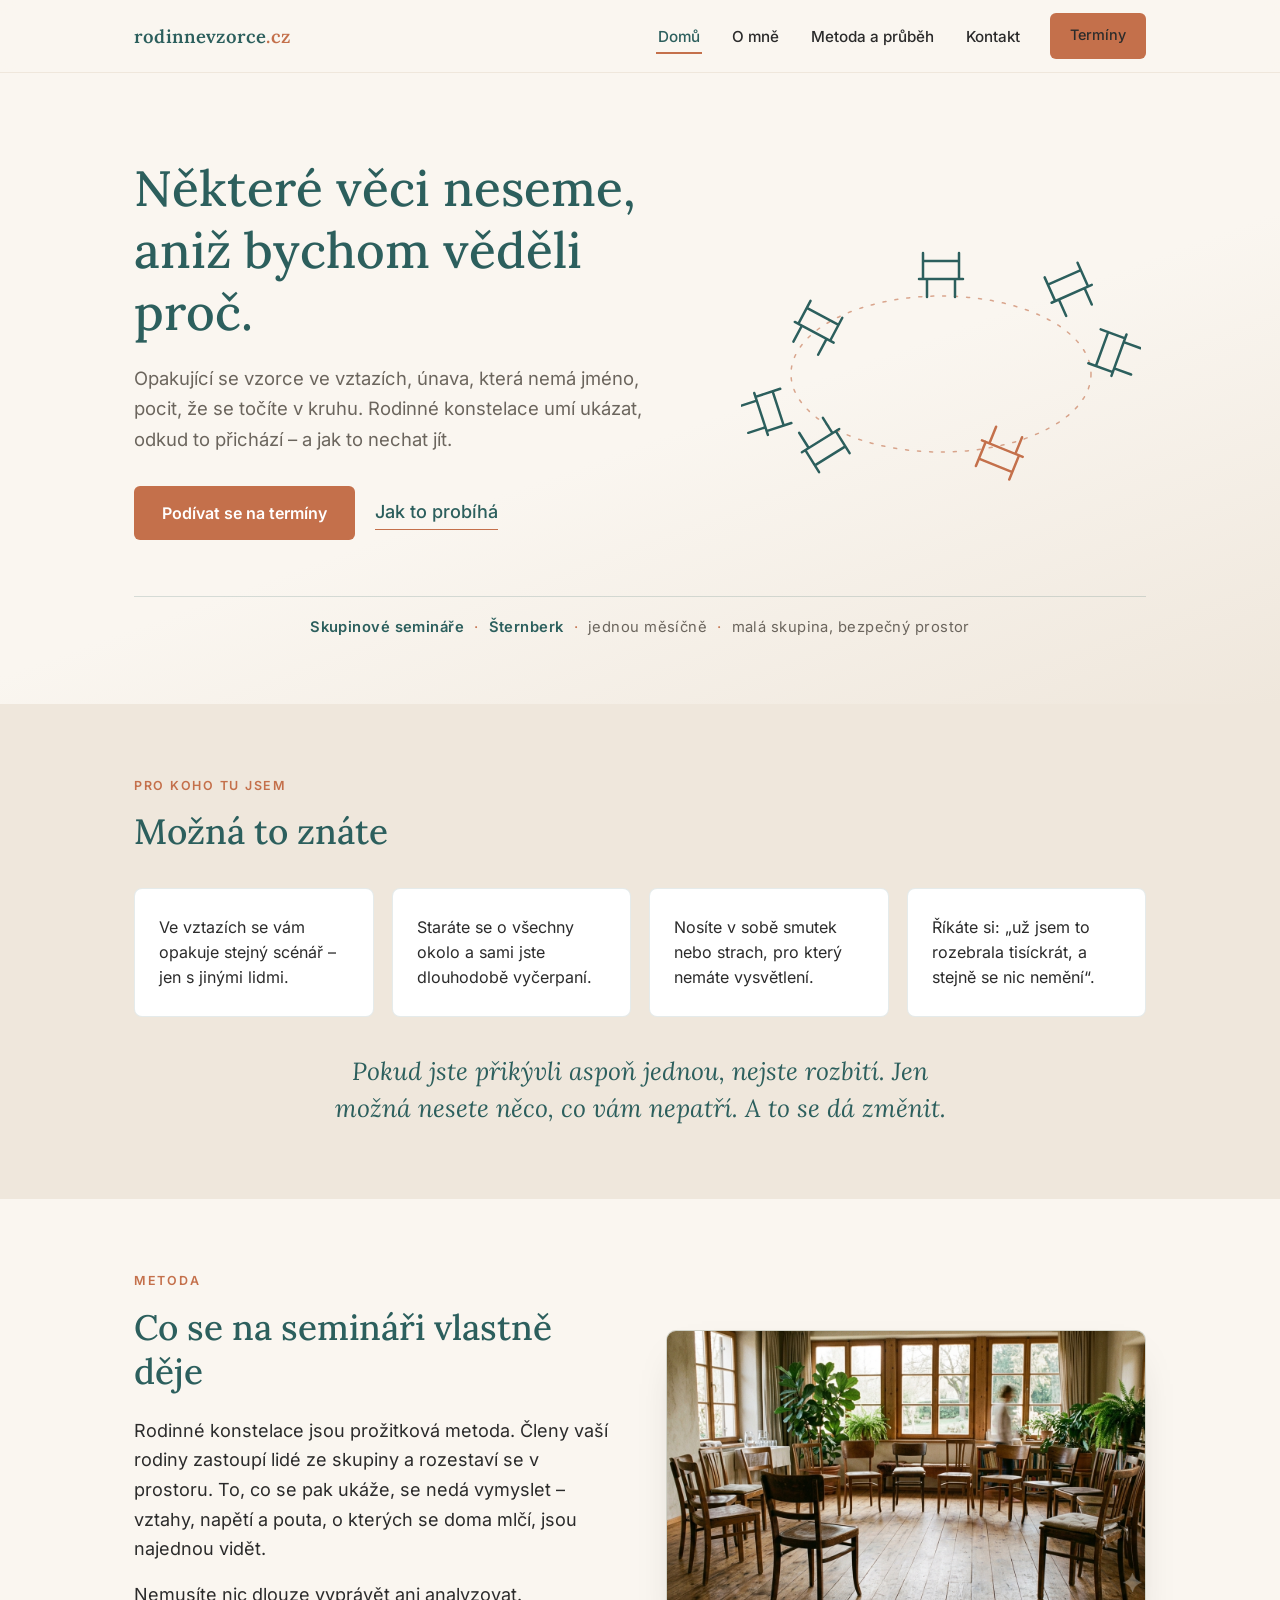
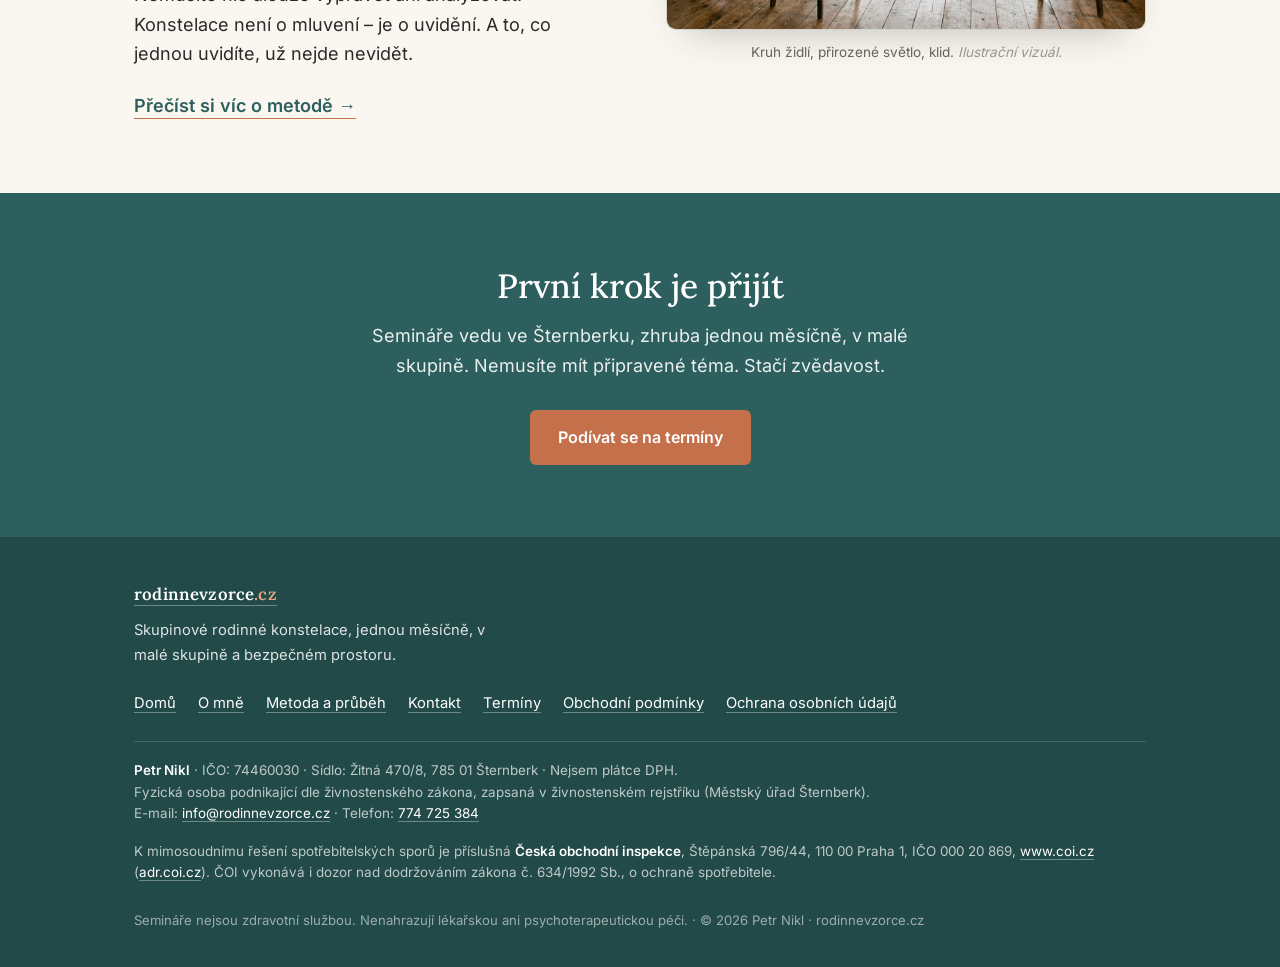
<file: index.html>
<!DOCTYPE html>
<html lang="cs">
<head>
<meta charset="UTF-8">
<meta name="viewport" content="width=device-width, initial-scale=1.0">
<title>Rodinné konstelace Šternberk | Petr Nikl · rodinnevzorce.cz</title>
<meta name="description" content="Skupinové rodinné konstelace ve Šternberku, jednou měsíčně v malé skupině. Opakující se vzorce ve vztazích, rodová témata – uvidět, odkud přicházejí. Vede Petr Nikl.">
<meta name="robots" content="index, follow, max-image-preview:large">
<link rel="canonical" href="https://rodinnevzorce.cz/">

<!-- Open Graph / sdílení na sociálních sítích -->
<meta property="og:type" content="website">
<meta property="og:locale" content="cs_CZ">
<meta property="og:site_name" content="Rodinné konstelace Šternberk">
<meta property="og:title" content="Rodinné konstelace Šternberk | Petr Nikl">
<meta property="og:description" content="Skupinové rodinné konstelace ve Šternberku, jednou měsíčně v malé skupině. Nemusíte mít připravené téma. Stačí zvědavost.">
<meta property="og:url" content="https://rodinnevzorce.cz/">
<meta property="og:image" content="https://rodinnevzorce.cz/hero.webp">
<meta property="og:image:width" content="1408">
<meta property="og:image:height" content="768">
<meta name="twitter:card" content="summary_large_image">
<meta name="twitter:title" content="Rodinné konstelace Šternberk | Petr Nikl">
<meta name="twitter:description" content="Skupinové rodinné konstelace ve Šternberku, jednou měsíčně v malé skupině.">
<meta name="twitter:image" content="https://rodinnevzorce.cz/hero.webp">

<!-- Strukturovaná data pro vyhledávače -->
<script type="application/ld+json">
{
  "@context": "https://schema.org",
  "@type": "LocalBusiness",
  "@id": "https://rodinnevzorce.cz/#business",
  "name": "Rodinné konstelace Šternberk – Petr Nikl",
  "description": "Skupinové semináře rodinných konstelací ve Šternberku, jednou měsíčně, v malé skupině. Semináře osobního rozvoje – nejde o zdravotní službu a nenahrazuje lékařskou ani psychoterapeutickou péči.",
  "url": "https://rodinnevzorce.cz/",
  "image": "https://rodinnevzorce.cz/hero.webp",
  "email": "info@rodinnevzorce.cz",
  "telephone": "+420774725384",
  "priceRange": "500–1000 Kč",
  "identifier": {
    "@type": "PropertyValue",
    "propertyID": "IČO",
    "value": "74460030"
  },
  "founder": {
    "@type": "Person",
    "name": "Petr Nikl",
    "jobTitle": "Průvodce rodinnými konstelacemi"
  },
  "address": {
    "@type": "PostalAddress",
    "streetAddress": "Žitná 470/8",
    "addressLocality": "Šternberk",
    "postalCode": "785 01",
    "addressRegion": "Olomoucký kraj",
    "addressCountry": "CZ"
  },
  "areaServed": ["Šternberk", "Olomouc", "Uničov", "Olomoucký kraj"],
  "sameAs": [
    "https://www.facebook.com/profile.php?id=61587422106862",
    "https://www.instagram.com/rodinne_vzorce"
  ],
  "knowsAbout": ["rodinné konstelace", "systemické konstelace", "osobní rozvoj"]
}
</script>
<link rel="stylesheet" href="/fonts.css">
<style>
:root{
  --cream:#FAF6F0;
  --teal:#2C5F5D;
  --teal-dark:#224A48;
  --terra:#C4704B;
  --terra-dark:#A85C3C;
  --sand:#EFE7DC;
  --ink:#2B2B2B;
  --grey:#6B655D;
  --serif:'Lora',Georgia,'Times New Roman',serif;
  --sans:'Inter',-apple-system,'Segoe UI',Roboto,sans-serif;
}
*{margin:0;padding:0;box-sizing:border-box}
html{scroll-behavior:smooth}
@media (prefers-reduced-motion: reduce){
  html{scroll-behavior:auto}
  *,*::before,*::after{animation:none!important;transition:none!important}
}
body{
  font-family:var(--sans);
  font-size:18px;
  line-height:1.65;
  color:var(--ink);
  background:var(--cream);
  -webkit-font-smoothing:antialiased;
}
h1,h2,h3{font-family:var(--serif);color:var(--teal);font-weight:500;line-height:1.25}
a{color:var(--terra)}
a:focus-visible,button:focus-visible{outline:3px solid var(--terra);outline-offset:3px;border-radius:2px}
.wrap{max-width:1060px;margin:0 auto;padding:0 24px}
.narrow{max-width:720px;margin:0 auto}

/* ---------- NAV ---------- */
header{
  position:sticky;top:0;z-index:50;
  background:rgba(250,246,240,.94);
  backdrop-filter:blur(8px);
  border-bottom:1px solid var(--sand);
}
.nav{display:flex;align-items:center;justify-content:space-between;height:72px}
.brand{font-family:var(--serif);font-size:1.15rem;color:var(--teal);text-decoration:none;font-weight:600;letter-spacing:.01em}
.brand span{color:var(--terra)}
.nav-links{display:flex;align-items:center;gap:28px;list-style:none}
.nav-links a{color:var(--ink);text-decoration:none;font-size:.95rem;font-weight:500;padding:6px 2px;border-bottom:2px solid transparent}
.nav-links a:hover{color:var(--teal)}
.nav-links a.active{color:var(--teal);border-bottom-color:var(--terra)}
.btn{
  display:inline-block;background:var(--terra);color:#fff;text-decoration:none;
  font-weight:600;font-size:1rem;padding:14px 28px;border-radius:6px;border:none;cursor:pointer;
  transition:background .15s ease;
}
.btn:hover{background:var(--terra-dark)}
.btn.small{padding:10px 20px;font-size:.9rem}
.btn.ghost{background:transparent;color:#fff;border:1.5px solid rgba(255,255,255,.7)}
.btn.ghost:hover{background:rgba(255,255,255,.12)}
.menu-toggle{display:none;background:none;border:none;cursor:pointer;padding:10px}
.menu-toggle span{display:block;width:24px;height:2px;background:var(--teal);margin:5px 0;transition:transform .2s}
@media(max-width:820px){
  .menu-toggle{display:block}
  .nav-links{
    position:absolute;top:72px;left:0;right:0;
    background:var(--cream);border-bottom:1px solid var(--sand);
    flex-direction:column;gap:0;padding:8px 0 16px;display:none;
  }
  .nav-links.open{display:flex}
  .nav-links li{width:100%;text-align:center}
  .nav-links a{display:block;padding:14px}
  .nav-links .nav-cta{margin-top:8px}
}

/* ---------- PAGES ---------- */
.page{display:none}
.page.visible{display:block}
section{padding:72px 0}
@media(max-width:640px){section{padding:52px 0}}
.sand{background:var(--sand)}
.teal-band{background:var(--teal);color:#fff}
.teal-band h2{color:#fff}
.eyebrow{
  font-size:.78rem;font-weight:600;letter-spacing:.14em;text-transform:uppercase;
  color:var(--terra);margin-bottom:14px;
}
h2.sec{font-size:clamp(1.6rem,3.4vw,2.2rem);margin-bottom:22px}
p+p{margin-top:16px}
.lead{font-size:1.12rem}
.accent-line{
  font-family:var(--serif);font-style:italic;color:var(--teal);
  font-size:clamp(1.25rem,2.6vw,1.55rem);line-height:1.5;text-align:center;
  max-width:640px;margin:36px auto 0;
}

/* ---------- HERO ---------- */
.hero{
  padding:84px 0 64px;
  background:linear-gradient(160deg,var(--cream) 55%,var(--sand) 100%);
  overflow:hidden;
}
.hero-grid{display:grid;grid-template-columns:1.15fr .85fr;gap:48px;align-items:center}
@media(max-width:820px){.hero-grid{grid-template-columns:1fr;gap:28px}}
.hero h1{font-size:clamp(2rem,4.6vw,3.1rem);margin-bottom:20px}
.hero p{font-size:1.15rem;color:var(--grey);max-width:34em}
.hero-cta{margin-top:32px;display:flex;gap:20px;align-items:center;flex-wrap:wrap}
.hero-cta .quiet{color:var(--teal);font-weight:500;text-decoration:none;border-bottom:1.5px solid var(--terra);padding-bottom:2px}
.hero-cta .quiet:hover{color:var(--terra)}
.chairs{width:100%;max-width:400px;margin:0 auto;display:block}
.hero-strip{
  margin-top:56px;border-top:1px solid rgba(44,95,93,.18);padding-top:18px;
  font-size:.92rem;color:var(--grey);letter-spacing:.03em;
  display:flex;gap:10px;flex-wrap:wrap;justify-content:center;text-align:center;
}
.hero-strip b{color:var(--teal);font-weight:600}
.hero-strip .dot{color:var(--terra)}

/* ---------- CARDS ---------- */
.cards{display:grid;grid-template-columns:repeat(auto-fit,minmax(230px,1fr));gap:18px;margin-top:34px}
.card{
  background:var(--cream);border:1px solid rgba(44,95,93,.12);border-radius:8px;
  padding:26px 24px;font-size:1rem;line-height:1.55;
}
.sand .card{background:#fff}
.rule-cards{display:grid;grid-template-columns:repeat(auto-fit,minmax(250px,1fr));gap:20px;margin-top:34px}
.rule{background:#fff;border:1px solid rgba(44,95,93,.12);border-radius:8px;padding:30px 26px}
.rule .num{font-family:var(--serif);font-size:2.6rem;color:var(--teal);line-height:1;opacity:.35}
.rule h3{font-size:1.12rem;margin:12px 0 10px;color:var(--teal)}
.rule p{font-size:.98rem;color:var(--ink)}

/* ---------- SPLIT ---------- */
.split{display:grid;grid-template-columns:1fr 1fr;gap:52px;align-items:center}
@media(max-width:820px){.split{grid-template-columns:1fr;gap:28px}}

/* ---------- PHOTO ---------- */
.photo{
  position:relative;border-radius:10px;overflow:hidden;
  background:var(--sand);
  border:1px solid rgba(44,95,93,.15);
  box-shadow:0 18px 40px -22px rgba(43,43,43,.35);
  aspect-ratio:4/3;
}
.photo img{
  width:100%;height:100%;object-fit:cover;display:block;
}
.photo.tall{aspect-ratio:3/4}
.photo.wide{aspect-ratio:16/10}
.photo.portrait-top img{object-position:50% 8%}
.photo.frame-tea img{object-position:50% 40%}
.photo.frame-seminar img{object-position:50% 35%}
.photo-caption{
  margin-top:12px;font-size:.85rem;color:var(--grey);line-height:1.5;text-align:center;
}

/* ---------- TESTIMONIAL ---------- */
.quote{max-width:680px;margin:0 auto;text-align:center;position:relative;padding-top:34px}
.quote::before{
  content:"\201C";position:absolute;top:-18px;left:50%;transform:translateX(-50%);
  font-family:var(--serif);font-size:5.5rem;color:var(--terra);line-height:1;opacity:.55;
}
.quote p{font-family:var(--serif);font-style:italic;font-size:1.3rem;color:var(--teal);line-height:1.6}
.quote cite{display:block;margin-top:18px;font-style:normal;font-size:.92rem;color:var(--grey)}

/* ---------- TIMELINE ---------- */
.timeline{margin-top:38px;position:relative;padding-left:34px}
.timeline::before{content:"";position:absolute;left:9px;top:8px;bottom:8px;width:2px;background:rgba(196,112,75,.35)}
.step{position:relative;padding-bottom:34px}
.step:last-child{padding-bottom:0}
.step::before{
  content:"";position:absolute;left:-32px;top:7px;width:16px;height:16px;border-radius:50%;
  background:var(--terra);border:3px solid var(--cream);box-shadow:0 0 0 1px rgba(196,112,75,.4);
}
.sand .step::before{border-color:var(--sand)}
.step h3{font-size:1.1rem;margin-bottom:6px}
.step p{font-size:1rem;color:var(--ink)}

/* ---------- LISTS ---------- */
ul.plain{list-style:none;margin-top:22px}
ul.plain li{position:relative;padding:8px 0 8px 26px;font-size:1.02rem}
ul.plain li::before{content:"\2013";position:absolute;left:0;color:var(--terra);font-weight:600}

/* ---------- ABOUT ---------- */
.about-grid{display:grid;grid-template-columns:.85fr 1.15fr;gap:52px;align-items:start}
@media(max-width:820px){.about-grid{grid-template-columns:1fr}}
.about h3{font-size:1.2rem;color:var(--terra);margin:32px 0 10px;font-family:var(--sans);font-weight:600}

/* ---------- HONEST BOX ---------- */
.honest{background:var(--sand);border-radius:10px;padding:38px 34px;margin-top:44px}
.honest h3{font-size:1.25rem;margin-bottom:14px}
.honest p{font-size:1rem}

/* ---------- CONTACT ---------- */
.contact-grid{display:grid;grid-template-columns:1fr 1fr;gap:52px;align-items:start}
@media(max-width:820px){.contact-grid{grid-template-columns:1fr;gap:32px}}
.info-list{list-style:none;margin-top:24px}
.info-list li{padding:13px 0;border-bottom:1px solid rgba(44,95,93,.14);font-size:1rem}
.info-list li b{color:var(--teal)}
.todo{background:#F6E9E1;color:var(--terra-dark);padding:1px 7px;border-radius:4px;font-size:.85em;font-weight:600}

/* ---------- FAQ ---------- */
.faq{margin-top:8px}
.faq-item{border-bottom:1px solid rgba(44,95,93,.16)}
.faq-q{
  width:100%;background:none;border:none;text-align:left;cursor:pointer;
  font-family:var(--sans);font-size:1.02rem;font-weight:600;color:var(--teal);
  padding:18px 36px 18px 0;position:relative;
}
.faq-q::after{
  content:"+";position:absolute;right:6px;top:50%;transform:translateY(-50%);
  font-size:1.5rem;color:var(--terra);font-weight:400;transition:transform .2s;
}
.faq-item.open .faq-q::after{transform:translateY(-50%) rotate(45deg)}
.faq-a{display:none;padding:0 0 20px;font-size:.99rem;color:var(--ink)}
.faq-item.open .faq-a{display:block}

/* ---------- CTA BAND ---------- */
.cta-band{text-align:center}
.cta-band h2{font-size:clamp(1.6rem,3.4vw,2.1rem);margin-bottom:14px}
.cta-band p{max-width:34em;margin:0 auto 30px;color:rgba(255,255,255,.9)}

/* ---------- FOOTER ---------- */
footer{background:var(--teal-dark);color:rgba(255,255,255,.85);padding:44px 0 36px;font-size:.92rem}
.foot-grid{display:flex;justify-content:space-between;gap:24px;flex-wrap:wrap;align-items:flex-start}
footer a{color:#fff;text-decoration:none;border-bottom:1px solid rgba(255,255,255,.35)}
footer a:hover{border-bottom-color:#fff}
footer .brand{color:#fff;font-size:1.05rem}
footer .brand span{color:#E8A583}
.foot-links{list-style:none;display:flex;gap:22px;flex-wrap:wrap}
.foot-legal{border-top:1px solid rgba(255,255,255,.16);margin-top:26px;padding-top:18px;font-size:.84rem;color:rgba(255,255,255,.7);line-height:1.6}
.foot-legal p{margin-bottom:12px}
.foot-legal strong{color:#fff}
.foot-note{margin-top:26px;font-size:.82rem;color:rgba(255,255,255,.55)}
.il{opacity:.65;font-style:italic}
</style>

</head>
<body>

<header>
  <div class="wrap nav">
    <a class="brand" href="#domu" data-nav="domu">rodinnevzorce<span>.cz</span></a>
    <button class="menu-toggle" id="menuToggle" aria-label="Otevřít menu" aria-expanded="false">
      <span></span><span></span><span></span>
    </button>
    <ul class="nav-links" id="navLinks">
      <li><a href="#domu" data-nav="domu">Domů</a></li>
      <li><a href="#o-mne" data-nav="o-mne">O mně</a></li>
      <li><a href="#metoda" data-nav="metoda">Metoda a průběh</a></li>
      <li><a href="#kontakt" data-nav="kontakt">Kontakt</a></li>
      <li class="nav-cta"><a class="btn small" href="https://konstelace-sternberk.reenio.cz" target="_blank" rel="noopener">Termíny</a></li>
    </ul>
  </div>
</header>

<!-- ============================================================
     STRÁNKA: DOMŮ
============================================================ -->
<main id="page-domu" class="page visible">

  <div class="hero">
    <div class="wrap">
      <div class="hero-grid">
        <div>
          <h1>Některé věci neseme, aniž&nbsp;bychom věděli proč.</h1>
          <p>Opakující se vzorce ve vztazích, únava, která nemá jméno, pocit, že se točíte v kruhu. Rodinné konstelace umí ukázat, odkud to přichází – a jak to nechat jít.</p>
          <div class="hero-cta">
            <a class="btn" href="https://konstelace-sternberk.reenio.cz" target="_blank" rel="noopener">Podívat se na termíny</a>
            <a class="quiet" href="#metoda" data-nav="metoda">Jak to probíhá</a>
          </div>
        </div>
        <svg class="chairs" viewBox="0 0 400 320" fill="none" stroke="#2C5F5D" stroke-width="2.5" stroke-linecap="round" aria-hidden="true">
          <!-- kruh židlí, jedna povytažená -->
          <ellipse cx="200" cy="185" rx="150" ry="78" stroke="#C4704B" stroke-width="1.5" stroke-dasharray="3 9" opacity=".6"/>
          <!-- židle nahoře -->
          <g transform="translate(178,64)"><path d="M4 0v26M40 0v26M4 8h36M0 26h44M8 26v18M36 26v18"/></g>
          <!-- vlevo nahoře -->
          <g transform="translate(66,110) rotate(28)"><path d="M4 0v26M40 0v26M4 8h36M0 26h44M8 26v18M36 26v18"/></g>
          <!-- vpravo nahoře -->
          <g transform="translate(300,90) rotate(-24)"><path d="M4 0v26M40 0v26M4 8h36M0 26h44M8 26v18M36 26v18"/></g>
          <!-- vlevo -->
          <g transform="translate(38,196) rotate(72)"><path d="M4 0v26M40 0v26M4 8h36M0 26h44M8 26v18M36 26v18"/></g>
          <!-- vpravo -->
          <g transform="translate(346,178) rotate(-70)"><path d="M4 0v26M40 0v26M4 8h36M0 26h44M8 26v18M36 26v18"/></g>
          <!-- dole vlevo -->
          <g transform="translate(112,262) rotate(148)"><path d="M4 0v26M40 0v26M4 8h36M0 26h44M8 26v18M36 26v18"/></g>
          <!-- dole vpravo, povytažená z kruhu (pozvání) -->
          <g transform="translate(272,292) rotate(-158)" stroke="#C4704B"><path d="M4 0v26M40 0v26M4 8h36M0 26h44M8 26v18M36 26v18"/></g>
        </svg>
      </div>
      <div class="hero-strip">
        <span><b>Skupinové semináře</b></span><span class="dot">·</span>
        <span><b>Šternberk</b></span><span class="dot">·</span>
        <span>jednou měsíčně</span><span class="dot">·</span>
        <span>malá skupina, bezpečný prostor</span>
      </div>
    </div>
  </div>

  <section class="sand">
    <div class="wrap">
      <p class="eyebrow">Pro koho tu jsem</p>
      <h2 class="sec">Možná to znáte</h2>
      <div class="cards">
        <div class="card">Ve vztazích se vám opakuje stejný scénář – jen s jinými lidmi.</div>
        <div class="card">Staráte se o všechny okolo a sami jste dlouhodobě vyčerpaní.</div>
        <div class="card">Nosíte v sobě smutek nebo strach, pro který nemáte vysvětlení.</div>
        <div class="card">Říkáte si: „už jsem to rozebrala tisíckrát, a stejně se nic nemění“.</div>
      </div>
      <p class="accent-line">Pokud jste přikývli aspoň jednou, nejste rozbití. Jen možná nesete něco, co vám nepatří. A&nbsp;to se dá změnit.</p>
    </div>
  </section>

  <section>
    <div class="wrap split">
      <div>
        <p class="eyebrow">Metoda</p>
        <h2 class="sec">Co se na semináři vlastně děje</h2>
        <p>Rodinné konstelace jsou prožitková metoda. Členy vaší rodiny zastoupí lidé ze skupiny a rozestaví se v prostoru. To, co se pak ukáže, se nedá vymyslet – vztahy, napětí a pouta, o kterých se doma mlčí, jsou najednou vidět.</p>
        <p>Nemusíte nic dlouze vyprávět ani analyzovat. Konstelace není o mluvení – je o uvidění. A to, co jednou uvidíte, už nejde nevidět.</p>
        <p style="margin-top:22px"><a href="#metoda" data-nav="metoda" style="font-weight:600;text-decoration:none;border-bottom:1.5px solid var(--terra);padding-bottom:2px;color:var(--teal)">Přečíst si víc o metodě →</a></p>
      </div>
      <div>
        <div class="photo wide">
          <img src="hero.webp" alt="Kruh dřevěných židlí v prosvětlené seminární místnosti, připravený na konstelaci">
        </div>
        <p class="photo-caption">Kruh židlí, přirozené světlo, klid. <span class="il">Ilustrační vizuál.</span></p>
      </div>
    </div>
  </section>

  <!-- REFERENCE: placeholder – zveřejnit až se skutečnou referencí (nyní skryto). -->
  <section class="sand" id="reference" style="display:none">
    <div class="wrap">
      <div class="quote">
        <p>[Sem patří skutečná reference – po nejbližším semináři požádejte 1–2 účastnice o pár vět. Do té doby tuto sekci skryjte.]</p>
        <cite>— účastnice semináře</cite>
      </div>
    </div>
  </section>

  <section class="teal-band cta-band">
    <div class="wrap">
      <h2>První krok je přijít</h2>
      <p>Semináře vedu ve Šternberku, zhruba jednou měsíčně, v malé skupině. Nemusíte mít připravené téma. Stačí zvědavost.</p>
      <a class="btn" href="https://konstelace-sternberk.reenio.cz" target="_blank" rel="noopener">Podívat se na termíny</a>
    </div>
  </section>

</main>

<!-- ============================================================
     STRÁNKA: O MNĚ
============================================================ -->
<main id="page-o-mne" class="page">
  <section>
    <div class="wrap about-grid about">
      <div>
        <div class="photo tall portrait-top">
          <img src="petr.webp" alt="Petr, průvodce rodinných konstelací, v seminární místnosti">
        </div>
      </div>
      <div>
        <p class="eyebrow">O mně</p>
        <h2 class="sec">Jmenuji se Petr</h2>
        <p class="lead">a rodinné konstelace mě před lety zasáhly dřív, než jsem stačil být skeptický.</p>
        <p>Bylo to v roce 2020. Přišel jsem na svůj první seminář jako pozorovatel – zvědavý, s rukama založenýma. Odcházel jsem s pocitem, že jsem viděl něco, co neumím vysvětlit, ale co dávalo větší smysl než roky přemýšlení. Od té doby jsem konstelace nepustil.</p>
        <p>Nejdřív jako účastník. Stavěl jsem vlastní témata, stál jsem v desítkách rolí pro druhé a postupně chápal, jak hluboko rodinné příběhy sahají. Až přišel moment, kdy jsem věděl, že chci ten prostor umět vytvářet pro ostatní.</p>

        <h3>Vzdělání a cesta</h3>
        <p>V letech 2024–2025 jsem absolvoval výcvik rodinných konstelací u Libora Zvolánka. Od roku 2025 pokračuji dalším výcvikem u Petra Mílka, psychiatra, který konstelace propojuje s odborným pohledem na lidskou psychiku. Vzdělávat se v téhle práci nejde přestat – a ani nechci.</p>

        <h3>Jak pracuji</h3>
        <p>Vedu skupinové semináře ve Šternberku, jednou měsíčně, v malé skupině. Záleží mi na třech věcech: bezpečí, klid a žádný tlak. Nikdy nikoho nenutím stavět, mluvit ani cítit něco, co necítí. Konstelace si najde svou cestu sama – moje práce je držet prostor, ve kterém se to může stát.</p>
        <p>Nejsem terapeut v klinickém smyslu a nehraju si na něj. Jsem průvodce. Věřím, že odpovědi máte v sobě – konstelace je způsob, jak se k nim dostat.</p>
        <p>A když zrovna nevedu semináře, věnuji se oceňování stavebních prací a demolic. Na první pohled odlišné obory, ale v obou je důležitá přesnost, souvislosti a schopnost vidět celek.</p>
      </div>
    </div>
  </section>

  <section class="sand">
    <div class="wrap">
      <p class="accent-line">„Odpovědi máte v sobě. Konstelace je způsob, jak se k nim dostat.“</p>
    </div>
  </section>

  <section class="teal-band cta-band">
    <div class="wrap">
      <h2>Přijďte se podívat</h2>
      <p>Nejlepší způsob, jak konstelace poznat, je zažít je – klidně nejdřív jen jako zástupce.</p>
      <a class="btn" href="https://konstelace-sternberk.reenio.cz" target="_blank" rel="noopener">Podívat se na termíny</a>
    </div>
  </section>
</main>

<!-- ============================================================
     STRÁNKA: METODA A PRŮBĚH
============================================================ -->
<main id="page-metoda" class="page">
  <section>
    <div class="wrap narrow">
      <p class="eyebrow">Popis metody</p>
      <h2 class="sec">Rodinné konstelace – co to je a jak to funguje</h2>
      <p class="lead">Každý z nás patří do nějakého systému: do rodiny, do rodu, do sítě vztahů, která začala dávno před naším narozením. V tomto systému platí neviditelná pravidla – a když se poruší, nese to někdo z nás. Často ten, kdo o tom nemá tušení.</p>
      <p>Rodinné konstelace, metoda německého terapeuta Berta Hellingera, umí tato skrytá pouta zviditelnit. Ne teoreticky – doslova. V prostoru, před vašima očima.</p>
    </div>
  </section>

  <section class="sand">
    <div class="wrap">
      <h2 class="sec">Tři věci, které rodina „hlídá“</h2>
      <div class="rule-cards">
        <div class="rule">
          <div class="num">1</div>
          <h3>Každý má právo patřit</h3>
          <p>I ten, o kom se nemluví – zapomenutý předek, nenarozené dítě, černá ovce. Když je někdo vyloučen, systém ho nenechá zmizet: jeho příběh začne nevědomě žít někdo z potomků.</p>
        </div>
        <div class="rule">
          <div class="num">2</div>
          <h3>Pořadí se nedá obejít</h3>
          <p>Rodiče jsou ti velcí, děti ti malí. Když dítě začne nést své rodiče – jejich smutky, jejich manželství, jejich starosti – platí za to vyčerpáním, které si nese do dospělosti.</p>
        </div>
        <div class="rule">
          <div class="num">3</div>
          <h3>Dávání a přijímání v rovnováze</h3>
          <p>Kdo ve vztahu dlouhodobě jen dává, nebo jen bere, ten rovnováhu poruší. A systém si ji dřív nebo později vyžádá zpět.</p>
        </div>
      </div>
      <p style="margin-top:28px;max-width:44em">Na těchto třech pravidlech stojí většina témat, se kterými lidé na konstelace přicházejí.</p>
    </div>
  </section>

  <section>
    <div class="wrap narrow">
      <p class="eyebrow">Průběh</p>
      <h2 class="sec">Jak vypadá seminář ve Šternberku</h2>
      <div class="timeline">
        <div class="step">
          <h3>Přivítání a úvod</h3>
          <p>Sejde se malá skupina. Vysvětlím, jak den proběhne, domluvíme se na pravidlech – dobrovolnost a mlčenlivost jsou základ.</p>
        </div>
        <div class="step">
          <h3>Zadání tématu</h3>
          <p>Kdo chce stavět svou konstelaci, řekne mi v krátkosti, co řeší. Nemusíte nic vyprávět celé skupině a nemusíte znát rodinnou historii dopodrobna.</p>
        </div>
        <div class="step">
          <h3>Výběr zástupců</h3>
          <p>Z ostatních účastníků si vyberete zástupce za členy své rodiny a rozestavíte je v prostoru – podle pocitu, ne podle rozumu.</p>
        </div>
        <div class="step">
          <h3>Konstelace</h3>
          <p>Zástupci začnou vnímat pocity a vztahy, které patří vašemu systému. Tady se děje to podstatné: skryté se stává viditelným. Provázím proces, navrhuji kroky a věty – nikdy netlačím.</p>
        </div>
        <div class="step">
          <h3>Obraz řešení</h3>
          <p>Hledáme uspořádání, ve kterém má každý své místo. Na závěr si do něj můžete stoupnout sami a nechat ho na sebe působit.</p>
        </div>
        <div class="step">
          <h3>Uzavření</h3>
          <p>Zástupci vystoupí z rolí, je prostor pro doznění. Co se otevřelo ve skupině, zůstává ve skupině.</p>
        </div>
      </div>
      <p style="margin-top:30px">Kdo nechce stavět vlastní téma, je na semináři stejně důležitý – jako zástupce. Mnoho lidí říká, že role, do kterých byli vybráni, jim řekly o nich samotných víc, než čekali.</p>
    </div>
  </section>

  <section class="sand">
    <div class="wrap split">
      <div>
        <h2 class="sec">S čím lidé přicházejí</h2>
        <ul class="plain">
          <li>opakující se vzorce ve vztazích a partnerství</li>
          <li>vztahy s rodiči a sourozenci, role „té rozumné“ v rodině</li>
          <li>únava, vnitřní neklid a smutek, pro které nemám vysvětlení</li>
          <li>témata rodu: co se dědí, o čem se mlčí, co se opakuje</li>
          <li>rodičovství – abych dětem nepředala, co nesu sama</li>
        </ul>
      </div>
      <div>
        <div class="photo wide frame-seminar">
          <img src="seminar.webp" alt="Ilustrační foto: skupina lidí stojící v konstelaci v prosvětlené místnosti" loading="lazy">
        </div>
        <p class="photo-caption">Ticho, soustředění, prostor pro to, co se ukáže. <span class="il">Ilustrační vizuál.</span></p>
      </div>
    </div>
  </section>

  <section>
    <div class="wrap narrow">
      <div class="honest">
        <h3>Poctivě a na rovinu: co konstelace nejsou</h3>
        <p>Konstelace nejsou psychoterapie ani lékařská péče a nenahrazují je. Nejsou to čáry a není to jednorázový zázrak – to hlavní se odehrává v týdnech po semináři, kdy uviděné začne pracovat ve vašem životě.</p>
        <p>Pokud procházíte psychiatrickou nebo psychoterapeutickou léčbou, domluvte se prosím před přihlášením se svým lékařem či terapeutem. A pokud si nejste jistí, jestli je konstelace pro vás, <a href="#kontakt" data-nav="kontakt">napište mi</a> – poradíme se.</p>
      </div>
    </div>
  </section>

  <section class="teal-band cta-band">
    <div class="wrap">
      <h2>Zažijte to na vlastní kůži</h2>
      <p>Číst o konstelacích je jako číst o plavání. Skutečné porozumění přijde až v prostoru.</p>
      <a class="btn" href="https://konstelace-sternberk.reenio.cz" target="_blank" rel="noopener">Podívat se na termíny</a>
    </div>
  </section>
</main>

<!-- ============================================================
     STRÁNKA: KONTAKT
============================================================ -->
<main id="page-kontakt" class="page">
  <section>
    <div class="wrap contact-grid">
      <div>
        <p class="eyebrow">Kontakt</p>
        <h2 class="sec">Ozvěte se</h2>
        <p>Máte otázku, nebo si nejste jistí, jestli jsou konstelace pro vás? Napište mi. Odpovídám osobně a žádná otázka není hloupá – většina účastníků mi před první návštěvou psala.</p>
        <ul class="info-list">
          <li><b>Petr Nikl</b> · rodinnevzorce.cz</li>
          <li><b>IČO:</b> 74460030 · <b>Sídlo:</b> Žitná 470/8, 785&nbsp;01 Šternberk</li>
          <li><b>E-mail:</b> <a href="mailto:info@rodinnevzorce.cz">info@rodinnevzorce.cz</a></li>
          <li><b>Telefon:</b> <a href="tel:+420774725384">774 725 384</a></li>
          <li><b>Cena:</b> 1&nbsp;000 Kč s vlastní konstelací · 500 Kč bez konstelace (zástupce/pozorovatel). Platí se hotově na místě, rezervace je zdarma.</li>
          <li><b>Termíny a přihlášení:</b> <a href="https://konstelace-sternberk.reenio.cz" target="_blank" rel="noopener">konstelace-sternberk.reenio.cz</a></li>
          <li>Před přihlášením si prosím přečtěte <a href="/obchodni-podminky.html">obchodní podmínky</a> a <a href="/zasady-ochrany-osobnich-udaju.html">zásady ochrany osobních údajů</a>.</li>
          
<li><b>Sledujte mě:</b>
<a href="https://www.facebook.com/profile.php?id=61587422106862" target="_blank" rel="noopener" style="text-decoration:none;margin-right:14px;">
<svg xmlns="http://www.w3.org/2000/svg" width="18" height="18" viewBox="0 0 24 24" style="vertical-align:middle"><path fill="currentColor" d="M22 12a10 10 0 1 0-11.56 9.88v-6.99H7.9V12h2.54V9.8c0-2.5 1.49-3.89 3.77-3.89 1.09 0 2.23.2 2.23.2v2.46h-1.26c-1.24 0-1.63.77-1.63 1.56V12h2.77l-.44 2.89h-2.33v6.99A10 10 0 0 0 22 12"/></svg>
 Facebook</a>
<a href="https://www.instagram.com/rodinne_vzorce" target="_blank" rel="noopener" style="text-decoration:none;">
<svg xmlns="http://www.w3.org/2000/svg" width="18" height="18" viewBox="0 0 24 24" style="vertical-align:middle"><path fill="currentColor" d="M7.8 2h8.4A5.8 5.8 0 0 1 22 7.8v8.4A5.8 5.8 0 0 1 16.2 22H7.8A5.8 5.8 0 0 1 2 16.2V7.8A5.8 5.8 0 0 1 7.8 2m-.2 2A3.6 3.6 0 0 0 4 7.6v8.8A3.6 3.6 0 0 0 7.6 20h8.8a3.6 3.6 0 0 0 3.6-3.6V7.6A3.6 3.6 0 0 0 16.4 4H7.6m9.65 1.5a1.15 1.15 0 1 1-1.15 1.15a1.15 1.15 0 0 1 1.15-1.15M12 7a5 5 0 1 1-5 5a5 5 0 0 1 5-5m0 2a3 3 0 1 0 3 3a3 3 0 0 0-3-3"/></svg>
 Instagram</a>
</li>

        </ul>
        <div style="margin-top:30px">
          <a class="btn" href="https://konstelace-sternberk.reenio.cz" target="_blank" rel="noopener">Podívat se na termíny</a>
        </div>
      </div>
      <div>
        <div class="photo wide frame-tea" style="margin-bottom:12px">
          <img src="tea.webp" alt="Připravené šálky čaje na dřevěném stole pro účastníky semináře">
        </div>
        <p class="photo-caption" style="margin-bottom:36px">Jste vítáni – i beze slov. <span class="il">Ilustrační vizuál.</span></p>
        <h2 class="sec" style="font-size:1.4rem">Nejčastější otázky</h2>
        <div class="faq">
          <div class="faq-item">
            <button class="faq-q" aria-expanded="false">Musím mít připravené téma?</button>
            <div class="faq-a">Ne. Stačí přijít – téma se často vyjasní až na místě. A můžete být i jen zástupcem.</div>
          </div>
          <div class="faq-item">
            <button class="faq-q" aria-expanded="false">Uvidí a uslyší mě celá skupina?</button>
            <div class="faq-a">Své téma mi řeknete jen v krátkosti. Skupina drží mlčenlivost: co se otevře na semináři, zůstává tam.</div>
          </div>
          <div class="faq-item">
            <button class="faq-q" aria-expanded="false">Jak se přihlásím?</button>
            <div class="faq-a">Přes rezervační systém na <a href="https://konstelace-sternberk.reenio.cz" target="_blank" rel="noopener">konstelace-sternberk.reenio.cz</a>. Po přihlášení vám přijde potvrzení se všemi informacemi.</div>
          </div>
          <div class="faq-item">
            <button class="faq-q" aria-expanded="false">Kdy konstelace nejsou vhodné?</button>
            <div class="faq-a">V akutní psychické krizi a při probíhající psychiatrické či psychoterapeutické léčbě bez souhlasu vašeho lékaře nebo terapeuta. Když si nejste jistí, napište mi předem.</div>
          </div>
        </div>
      </div>
    </div>
  </section>
</main>

<footer>
  <div class="wrap">
    <div class="foot-grid">
      <div>
        <a class="brand" href="#domu" data-nav="domu">rodinnevzorce<span>.cz</span></a>
        <p style="margin-top:10px;max-width:26em">Skupinové rodinné konstelace, jednou měsíčně, v malé skupině a bezpečném prostoru.</p>
      </div>
      <ul class="foot-links">
        <li><a href="#domu" data-nav="domu">Domů</a></li>
        <li><a href="#o-mne" data-nav="o-mne">O mně</a></li>
        <li><a href="#metoda" data-nav="metoda">Metoda a průběh</a></li>
        <li><a href="#kontakt" data-nav="kontakt">Kontakt</a></li>
        <li><a href="https://konstelace-sternberk.reenio.cz" target="_blank" rel="noopener">Termíny</a></li>
        <li><a href="/obchodni-podminky.html">Obchodní podmínky</a></li>
        <li><a href="/zasady-ochrany-osobnich-udaju.html">Ochrana osobních údajů</a></li>
      </ul>
    </div>

    <div class="foot-legal">
      <p>
        <strong>Petr Nikl</strong> · IČO: 74460030 · Sídlo: Žitná 470/8, 785&nbsp;01 Šternberk · Nejsem plátce DPH.<br>
        Fyzická osoba podnikající dle živnostenského zákona, zapsaná v živnostenském rejstříku (Městský úřad Šternberk).<br>
        E-mail: <a href="mailto:info@rodinnevzorce.cz">info@rodinnevzorce.cz</a> · Telefon: <a href="tel:+420774725384">774&nbsp;725&nbsp;384</a>
      </p>
      <p>
        K mimosoudnímu řešení spotřebitelských sporů je příslušná <strong>Česká obchodní inspekce</strong>,
        Štěpánská 796/44, 110&nbsp;00 Praha 1, IČO 000&nbsp;20&nbsp;869,
        <a href="https://www.coi.cz" target="_blank" rel="noopener">www.coi.cz</a>
        (<a href="https://adr.coi.cz" target="_blank" rel="noopener">adr.coi.cz</a>).
        ČOI vykonává i dozor nad dodržováním zákona č.&nbsp;634/1992&nbsp;Sb., o&nbsp;ochraně spotřebitele.
      </p>
    </div>

    <p class="foot-note">Semináře nejsou zdravotní službou. Nenahrazují lékařskou ani psychoterapeutickou péči. · © 2026 Petr Nikl · rodinnevzorce.cz</p>
  </div>
</footer>

<script>
document.addEventListener("DOMContentLoaded", function () {
  var pages = ["domu", "o-mne", "metoda", "kontakt"];

  function showPage(id) {
    if (pages.indexOf(id) === -1) { id = "domu"; }
    for (var i = 0; i < pages.length; i++) {
      var el = document.getElementById("page-" + pages[i]);
      if (el) { el.classList.toggle("visible", pages[i] === id); }
    }
    var links = document.querySelectorAll("[data-nav]");
    for (var j = 0; j < links.length; j++) {
      links[j].classList.toggle("active", links[j].getAttribute("data-nav") === id && links[j].closest(".nav-links") !== null);
    }
    window.scrollTo(0, 0);
    var menu = document.getElementById("navLinks");
    var toggle = document.getElementById("menuToggle");
    if (menu) { menu.classList.remove("open"); }
    if (toggle) { toggle.setAttribute("aria-expanded", "false"); }
  }

  function currentPage() {
    var h = window.location.hash.replace("#", "");
    return h || "domu";
  }

  window.addEventListener("hashchange", function () { showPage(currentPage()); });
  showPage(currentPage());

  // mobilni menu
  var toggle = document.getElementById("menuToggle");
  var menu = document.getElementById("navLinks");
  if (toggle && menu) {
    toggle.addEventListener("click", function () {
      var open = menu.classList.toggle("open");
      toggle.setAttribute("aria-expanded", open ? "true" : "false");
    });
  }

  // FAQ akordeon
  var qs = document.querySelectorAll(".faq-q");
  for (var k = 0; k < qs.length; k++) {
    qs[k].addEventListener("click", function () {
      var item = this.parentElement;
      var isOpen = item.classList.toggle("open");
      this.setAttribute("aria-expanded", isOpen ? "true" : "false");
    });
  }
});
</script>
</body>
</html>
</file>
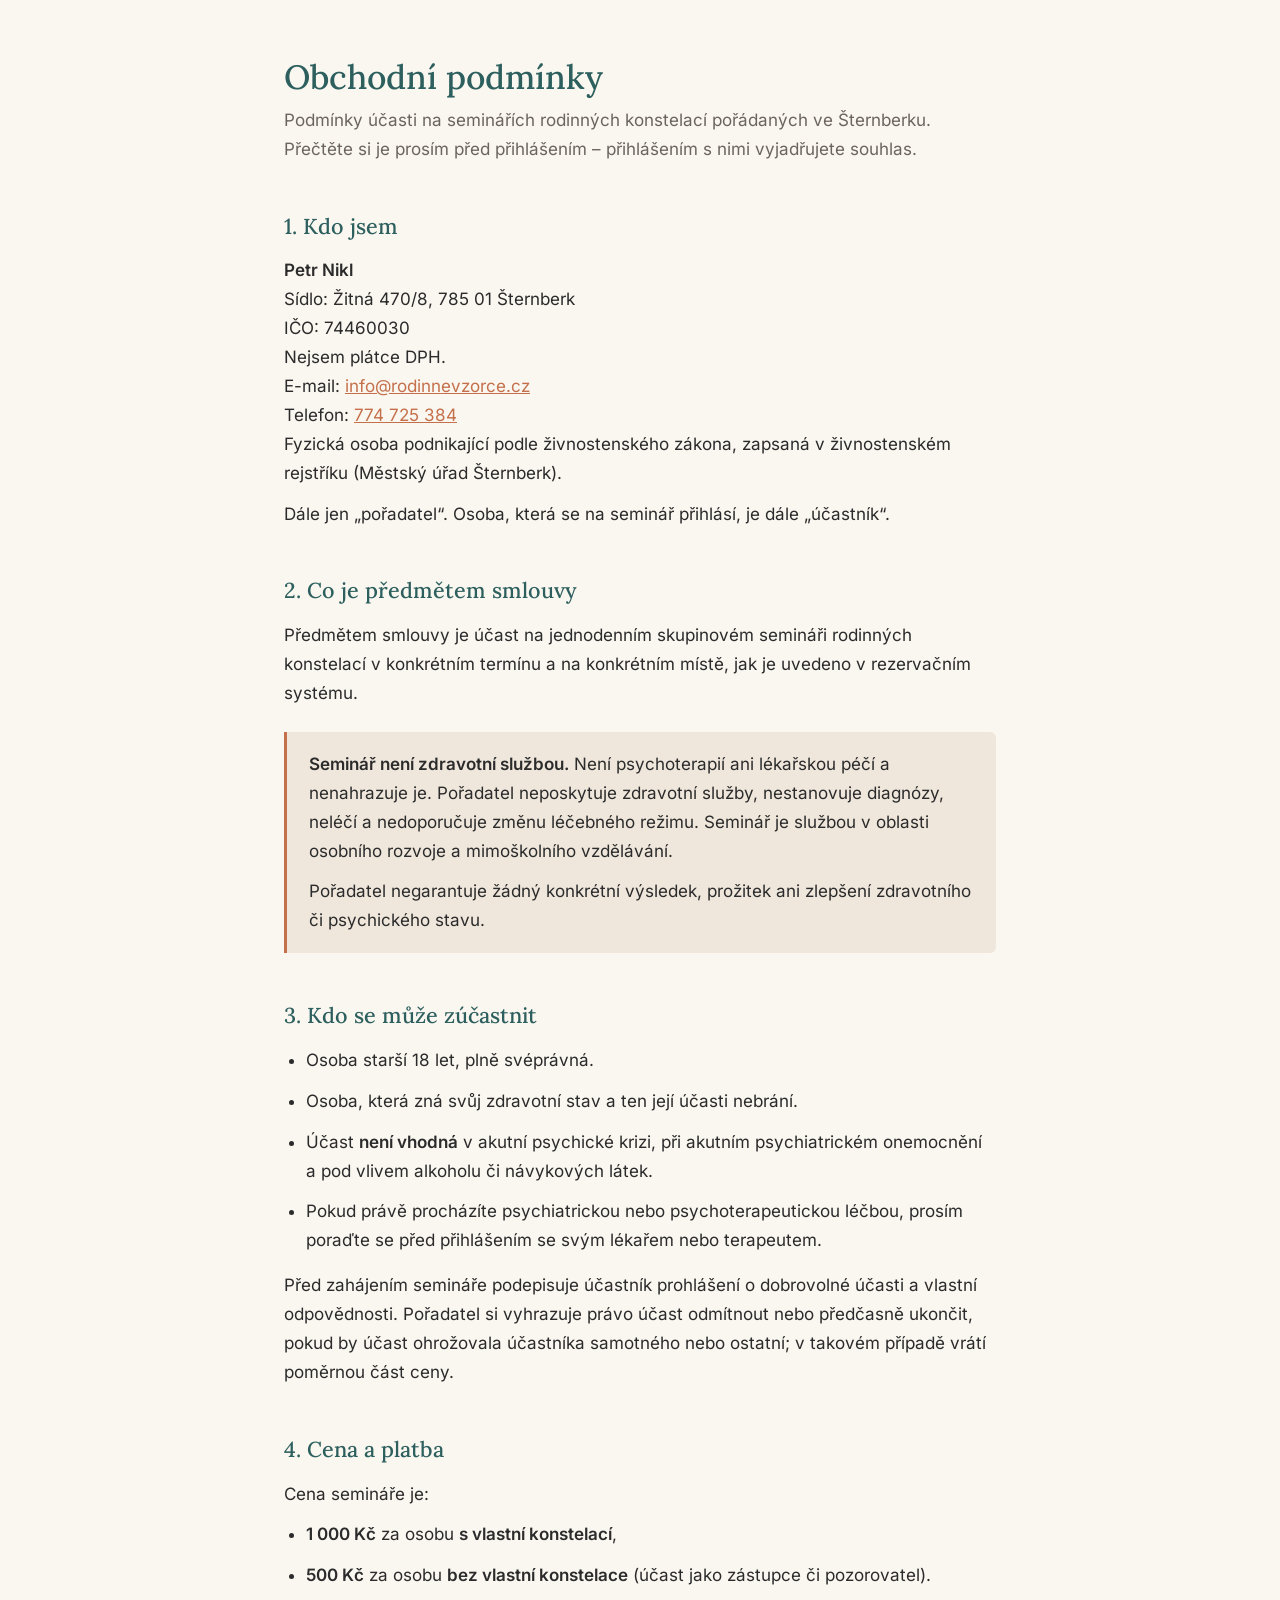
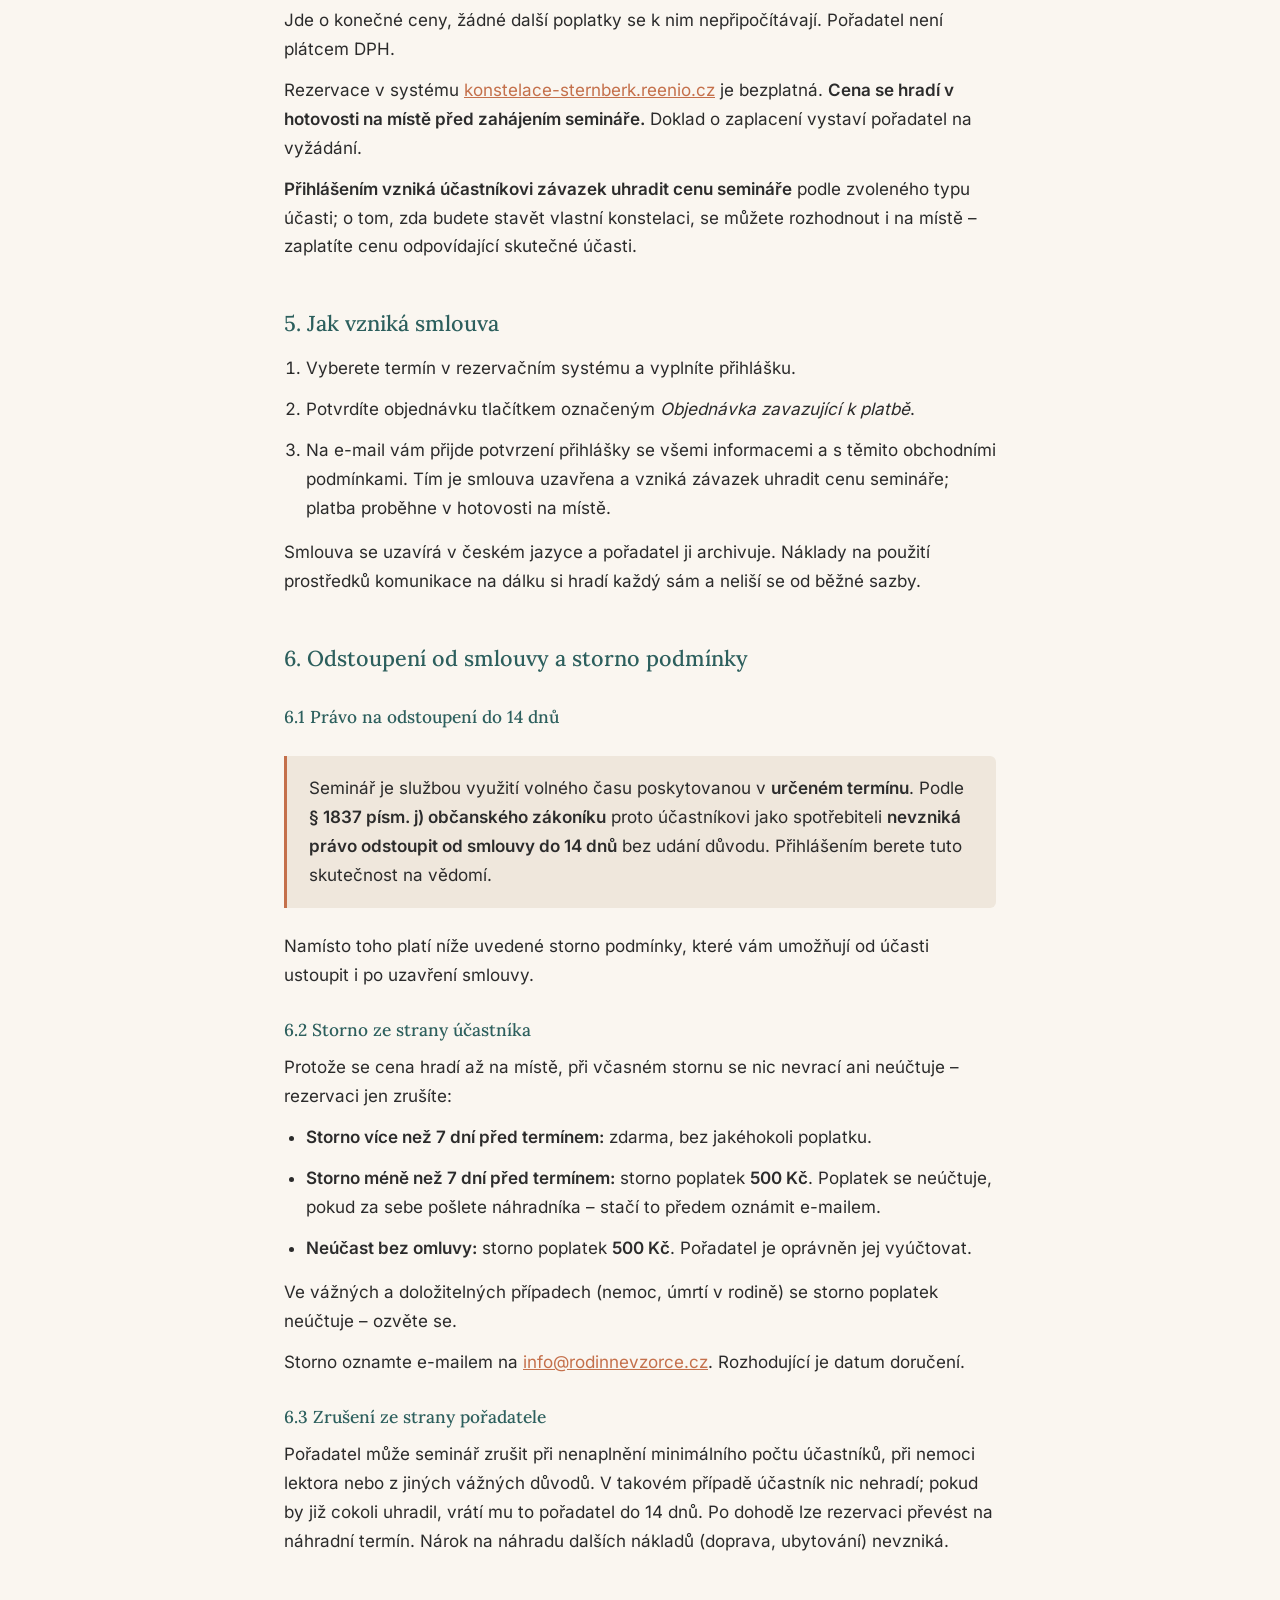
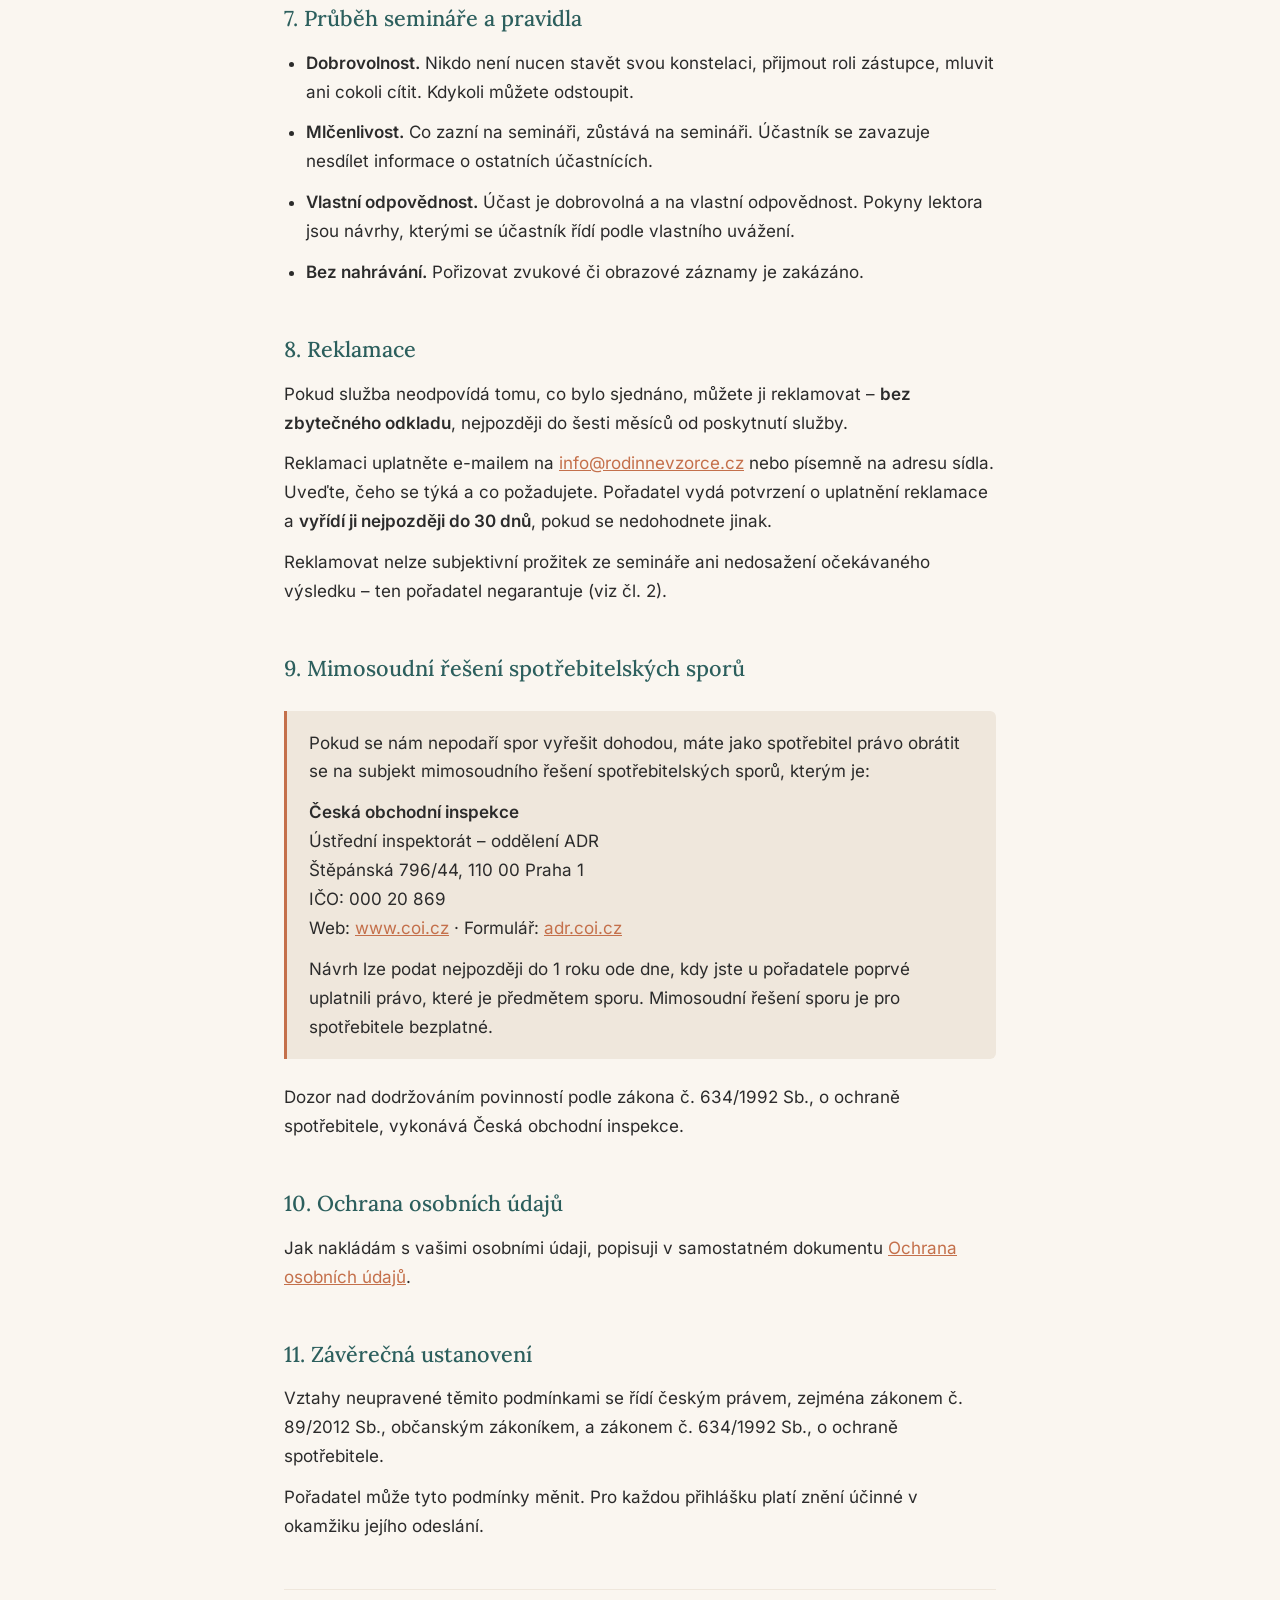
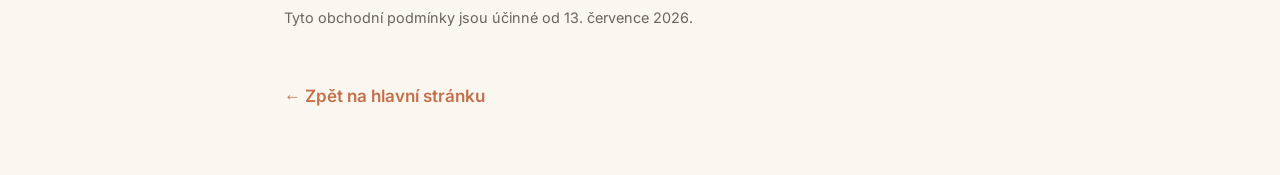
<file: obchodni-podminky.html>
<!DOCTYPE html>
<html lang="cs">
<head>
<meta charset="UTF-8">
<meta name="viewport" content="width=device-width, initial-scale=1.0">
<title>Obchodní podmínky · Rodinné konstelace Šternberk</title>
<meta name="description" content="Obchodní podmínky pro účast na seminářích rodinných konstelací ve Šternberku – cena, přihlášení, storno podmínky, reklamace.">
<meta name="robots" content="index, follow">
<link rel="stylesheet" href="/fonts.css">
<style>
:root{
  --cream:#FAF6F0;
  --teal:#2C5F5D;
  --terra:#C4704B;
  --terra-dark:#A85C3C;
  --sand:#EFE7DC;
  --ink:#2B2B2B;
  --grey:#6B655D;
  --serif:'Lora',Georgia,'Times New Roman',serif;
  --sans:'Inter',-apple-system,'Segoe UI',Roboto,sans-serif;
}
*{margin:0;padding:0;box-sizing:border-box}
body{font-family:var(--sans);font-size:17px;line-height:1.7;color:var(--ink);background:var(--cream);-webkit-font-smoothing:antialiased}
.wrap{max-width:760px;margin:0 auto;padding:0 24px}
h1{font-family:var(--serif);color:var(--teal);font-weight:500;font-size:2.1rem;line-height:1.25;margin:56px 0 8px}
h2{font-family:var(--serif);color:var(--teal);font-weight:500;font-size:1.35rem;margin:44px 0 12px}
h3{font-family:var(--serif);color:var(--teal);font-weight:500;font-size:1.08rem;margin:26px 0 8px}
p,li{margin-bottom:12px}
ul,ol{padding-left:22px;margin-bottom:16px}
a{color:var(--terra)}
a:focus-visible{outline:3px solid var(--terra);outline-offset:3px}
.lead{color:var(--grey);margin-bottom:32px}
.meta{color:var(--grey);font-size:.9rem;border-top:1px solid var(--sand);padding-top:16px;margin-top:48px}
.box{background:var(--sand);border-left:3px solid var(--terra);padding:18px 22px;margin:24px 0;border-radius:0 6px 6px 0}
.box p:last-child{margin-bottom:0}
.back{display:inline-block;margin:40px 0 64px;color:var(--terra);text-decoration:none;font-weight:600}
.back:hover{text-decoration:underline}
</style>

</head>
<body>
<main class="wrap">

<h1>Obchodní podmínky</h1>
<p class="lead">Podmínky účasti na seminářích rodinných konstelací pořádaných ve Šternberku. Přečtěte si je prosím před přihlášením – přihlášením s nimi vyjadřujete souhlas.</p>

<h2>1. Kdo jsem</h2>
<p>
  <strong>Petr Nikl</strong><br>
  Sídlo: Žitná 470/8, 785 01 Šternberk<br>
  IČO: 74460030<br>
  Nejsem plátce DPH.<br>
  E-mail: <a href="mailto:info@rodinnevzorce.cz">info@rodinnevzorce.cz</a><br>
  Telefon: <a href="tel:+420774725384">774 725 384</a><br>
  Fyzická osoba podnikající podle živnostenského zákona, zapsaná v živnostenském rejstříku (Městský úřad Šternberk).
</p>
<p>Dále jen „pořadatel“. Osoba, která se na seminář přihlásí, je dále „účastník“.</p>

<h2>2. Co je předmětem smlouvy</h2>
<p>Předmětem smlouvy je účast na jednodenním skupinovém semináři rodinných konstelací v konkrétním termínu a na konkrétním místě, jak je uvedeno v rezervačním systému.</p>

<div class="box">
  <p><strong>Seminář není zdravotní službou.</strong> Není psychoterapií ani lékařskou péčí a nenahrazuje je. Pořadatel neposkytuje zdravotní služby, nestanovuje diagnózy, neléčí a nedoporučuje změnu léčebného režimu. Seminář je službou v oblasti osobního rozvoje a mimoškolního vzdělávání.</p>
  <p>Pořadatel negarantuje žádný konkrétní výsledek, prožitek ani zlepšení zdravotního či psychického stavu.</p>
</div>

<h2>3. Kdo se může zúčastnit</h2>
<ul>
  <li>Osoba starší 18 let, plně svéprávná.</li>
  <li>Osoba, která zná svůj zdravotní stav a ten její účasti nebrání.</li>
  <li>Účast <strong>není vhodná</strong> v akutní psychické krizi, při akutním psychiatrickém onemocnění a pod vlivem alkoholu či návykových látek.</li>
  <li>Pokud právě procházíte psychiatrickou nebo psychoterapeutickou léčbou, prosím poraďte se před přihlášením se svým lékařem nebo terapeutem.</li>
</ul>
<p>Před zahájením semináře podepisuje účastník prohlášení o dobrovolné účasti a vlastní odpovědnosti. Pořadatel si vyhrazuje právo účast odmítnout nebo předčasně ukončit, pokud by účast ohrožovala účastníka samotného nebo ostatní; v takovém případě vrátí poměrnou část ceny.</p>

<h2>4. Cena a platba</h2>
<p>Cena semináře je:</p>
<ul>
  <li><strong>1&nbsp;000 Kč</strong> za osobu <strong>s vlastní konstelací</strong>,</li>
  <li><strong>500 Kč</strong> za osobu <strong>bez vlastní konstelace</strong> (účast jako zástupce či pozorovatel).</li>
</ul>
<p>Jde o konečné ceny, žádné další poplatky se k nim nepřipočítávají. Pořadatel není plátcem DPH.</p>
<p>Rezervace v systému <a href="https://konstelace-sternberk.reenio.cz">konstelace-sternberk.reenio.cz</a> je bezplatná. <strong>Cena se hradí v hotovosti na místě před zahájením semináře.</strong> Doklad o zaplacení vystaví pořadatel na vyžádání.</p>
<p><strong>Přihlášením vzniká účastníkovi závazek uhradit cenu semináře</strong> podle zvoleného typu účasti; o tom, zda budete stavět vlastní konstelaci, se můžete rozhodnout i na místě – zaplatíte cenu odpovídající skutečné účasti.</p>

<h2>5. Jak vzniká smlouva</h2>
<ol>
  <li>Vyberete termín v rezervačním systému a vyplníte přihlášku.</li>
  <li>Potvrdíte objednávku tlačítkem označeným <em>Objednávka zavazující k platbě</em>.</li>
  <li>Na e-mail vám přijde potvrzení přihlášky se všemi informacemi a s těmito obchodními podmínkami. Tím je smlouva uzavřena a vzniká závazek uhradit cenu semináře; platba proběhne v hotovosti na místě.</li>
</ol>
<p>Smlouva se uzavírá v českém jazyce a pořadatel ji archivuje. Náklady na použití prostředků komunikace na dálku si hradí každý sám a neliší se od běžné sazby.</p>

<h2>6. Odstoupení od smlouvy a storno podmínky</h2>

<h3>6.1 Právo na odstoupení do 14 dnů</h3>
<div class="box">
  <p>Seminář je službou využití volného času poskytovanou v <strong>určeném termínu</strong>. Podle <strong>§ 1837 písm. j) občanského zákoníku</strong> proto účastníkovi jako spotřebiteli <strong>nevzniká právo odstoupit od smlouvy do 14 dnů</strong> bez udání důvodu. Přihlášením berete tuto skutečnost na vědomí.</p>
</div>
<p>Namísto toho platí níže uvedené storno podmínky, které vám umožňují od účasti ustoupit i po uzavření smlouvy.</p>

<h3>6.2 Storno ze strany účastníka</h3>
<p>Protože se cena hradí až na místě, při včasném stornu se nic nevrací ani neúčtuje – rezervaci jen zrušíte:</p>
<ul>
  <li><strong>Storno více než 7 dní před termínem:</strong> zdarma, bez jakéhokoli poplatku.</li>
  <li><strong>Storno méně než 7 dní před termínem:</strong> storno poplatek <strong>500 Kč</strong>. Poplatek se neúčtuje, pokud za sebe pošlete náhradníka – stačí to předem oznámit e-mailem.</li>
  <li><strong>Neúčast bez omluvy:</strong> storno poplatek <strong>500 Kč</strong>. Pořadatel je oprávněn jej vyúčtovat.</li>
</ul>
<p>Ve vážných a doložitelných případech (nemoc, úmrtí v rodině) se storno poplatek neúčtuje – ozvěte se.</p>
<p>Storno oznamte e-mailem na <a href="mailto:info@rodinnevzorce.cz">info@rodinnevzorce.cz</a>. Rozhodující je datum doručení.</p>

<h3>6.3 Zrušení ze strany pořadatele</h3>
<p>Pořadatel může seminář zrušit při nenaplnění minimálního počtu účastníků, při nemoci lektora nebo z jiných vážných důvodů. V takovém případě účastník nic nehradí; pokud by již cokoli uhradil, vrátí mu to pořadatel do 14 dnů. Po dohodě lze rezervaci převést na náhradní termín. Nárok na náhradu dalších nákladů (doprava, ubytování) nevzniká.</p>

<h2>7. Průběh semináře a pravidla</h2>
<ul>
  <li><strong>Dobrovolnost.</strong> Nikdo není nucen stavět svou konstelaci, přijmout roli zástupce, mluvit ani cokoli cítit. Kdykoli můžete odstoupit.</li>
  <li><strong>Mlčenlivost.</strong> Co zazní na semináři, zůstává na semináři. Účastník se zavazuje nesdílet informace o ostatních účastnících.</li>
  <li><strong>Vlastní odpovědnost.</strong> Účast je dobrovolná a na vlastní odpovědnost. Pokyny lektora jsou návrhy, kterými se účastník řídí podle vlastního uvážení.</li>
  <li><strong>Bez nahrávání.</strong> Pořizovat zvukové či obrazové záznamy je zakázáno.</li>
</ul>

<h2>8. Reklamace</h2>
<p>Pokud služba neodpovídá tomu, co bylo sjednáno, můžete ji reklamovat – <strong>bez zbytečného odkladu</strong>, nejpozději do šesti měsíců od poskytnutí služby.</p>
<p>Reklamaci uplatněte e-mailem na <a href="mailto:info@rodinnevzorce.cz">info@rodinnevzorce.cz</a> nebo písemně na adresu sídla. Uveďte, čeho se týká a co požadujete. Pořadatel vydá potvrzení o uplatnění reklamace a <strong>vyřídí ji nejpozději do 30 dnů</strong>, pokud se nedohodnete jinak.</p>
<p>Reklamovat nelze subjektivní prožitek ze semináře ani nedosažení očekávaného výsledku – ten pořadatel negarantuje (viz čl. 2).</p>

<h2>9. Mimosoudní řešení spotřebitelských sporů</h2>
<div class="box">
  <p>Pokud se nám nepodaří spor vyřešit dohodou, máte jako spotřebitel právo obrátit se na subjekt mimosoudního řešení spotřebitelských sporů, kterým je:</p>
  <p>
    <strong>Česká obchodní inspekce</strong><br>
    Ústřední inspektorát – oddělení ADR<br>
    Štěpánská 796/44, 110 00 Praha 1<br>
    IČO: 000 20 869<br>
    Web: <a href="https://www.coi.cz" target="_blank" rel="noopener">www.coi.cz</a> · Formulář: <a href="https://adr.coi.cz" target="_blank" rel="noopener">adr.coi.cz</a>
  </p>
  <p>Návrh lze podat nejpozději do 1 roku ode dne, kdy jste u pořadatele poprvé uplatnili právo, které je předmětem sporu. Mimosoudní řešení sporu je pro spotřebitele bezplatné.</p>
</div>
<p>Dozor nad dodržováním povinností podle zákona č. 634/1992 Sb., o ochraně spotřebitele, vykonává Česká obchodní inspekce.</p>

<h2>10. Ochrana osobních údajů</h2>
<p>Jak nakládám s vašimi osobními údaji, popisuji v samostatném dokumentu <a href="/zasady-ochrany-osobnich-udaju.html">Ochrana osobních údajů</a>.</p>

<h2>11. Závěrečná ustanovení</h2>
<p>Vztahy neupravené těmito podmínkami se řídí českým právem, zejména zákonem č. 89/2012 Sb., občanským zákoníkem, a zákonem č. 634/1992 Sb., o ochraně spotřebitele.</p>
<p>Pořadatel může tyto podmínky měnit. Pro každou přihlášku platí znění účinné v okamžiku jejího odeslání.</p>

<p class="meta">Tyto obchodní podmínky jsou účinné od 13. července 2026.</p>

<a class="back" href="/">← Zpět na hlavní stránku</a>

</main>
</body>
</html>
</file>
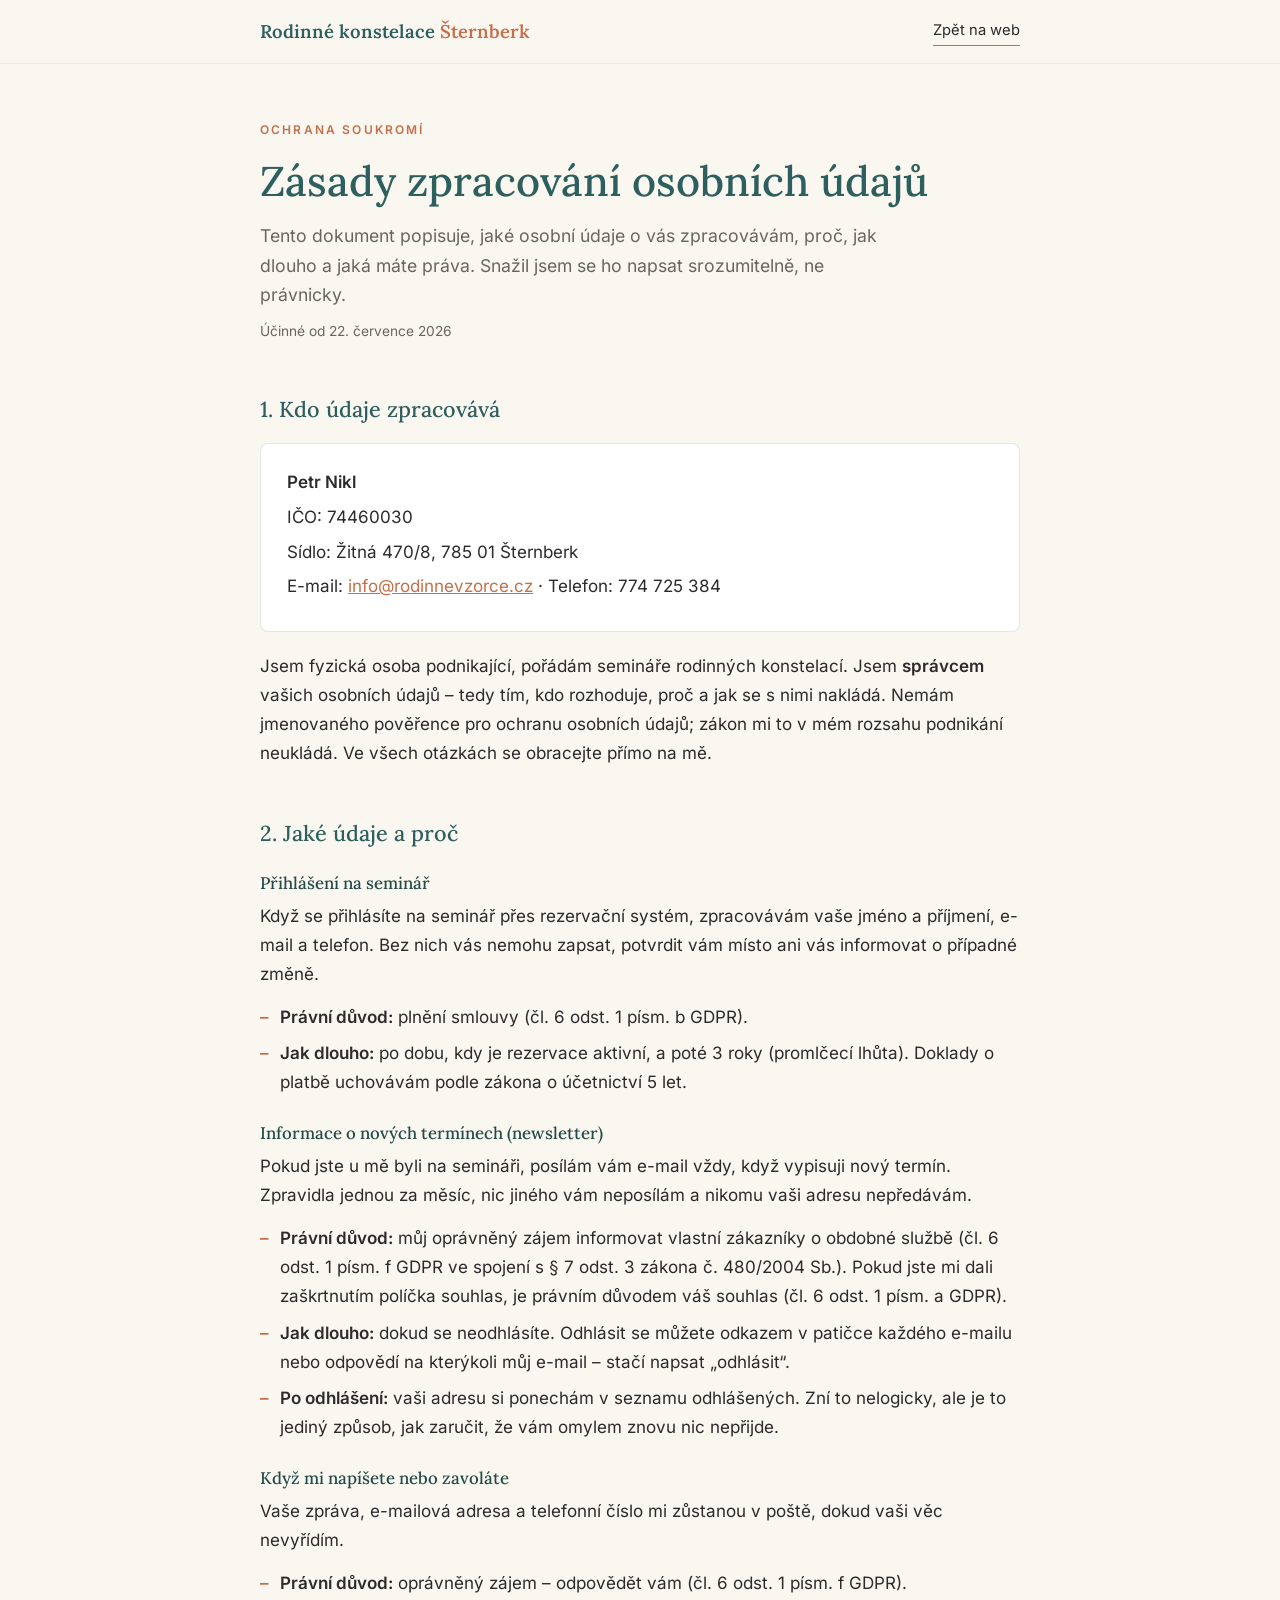
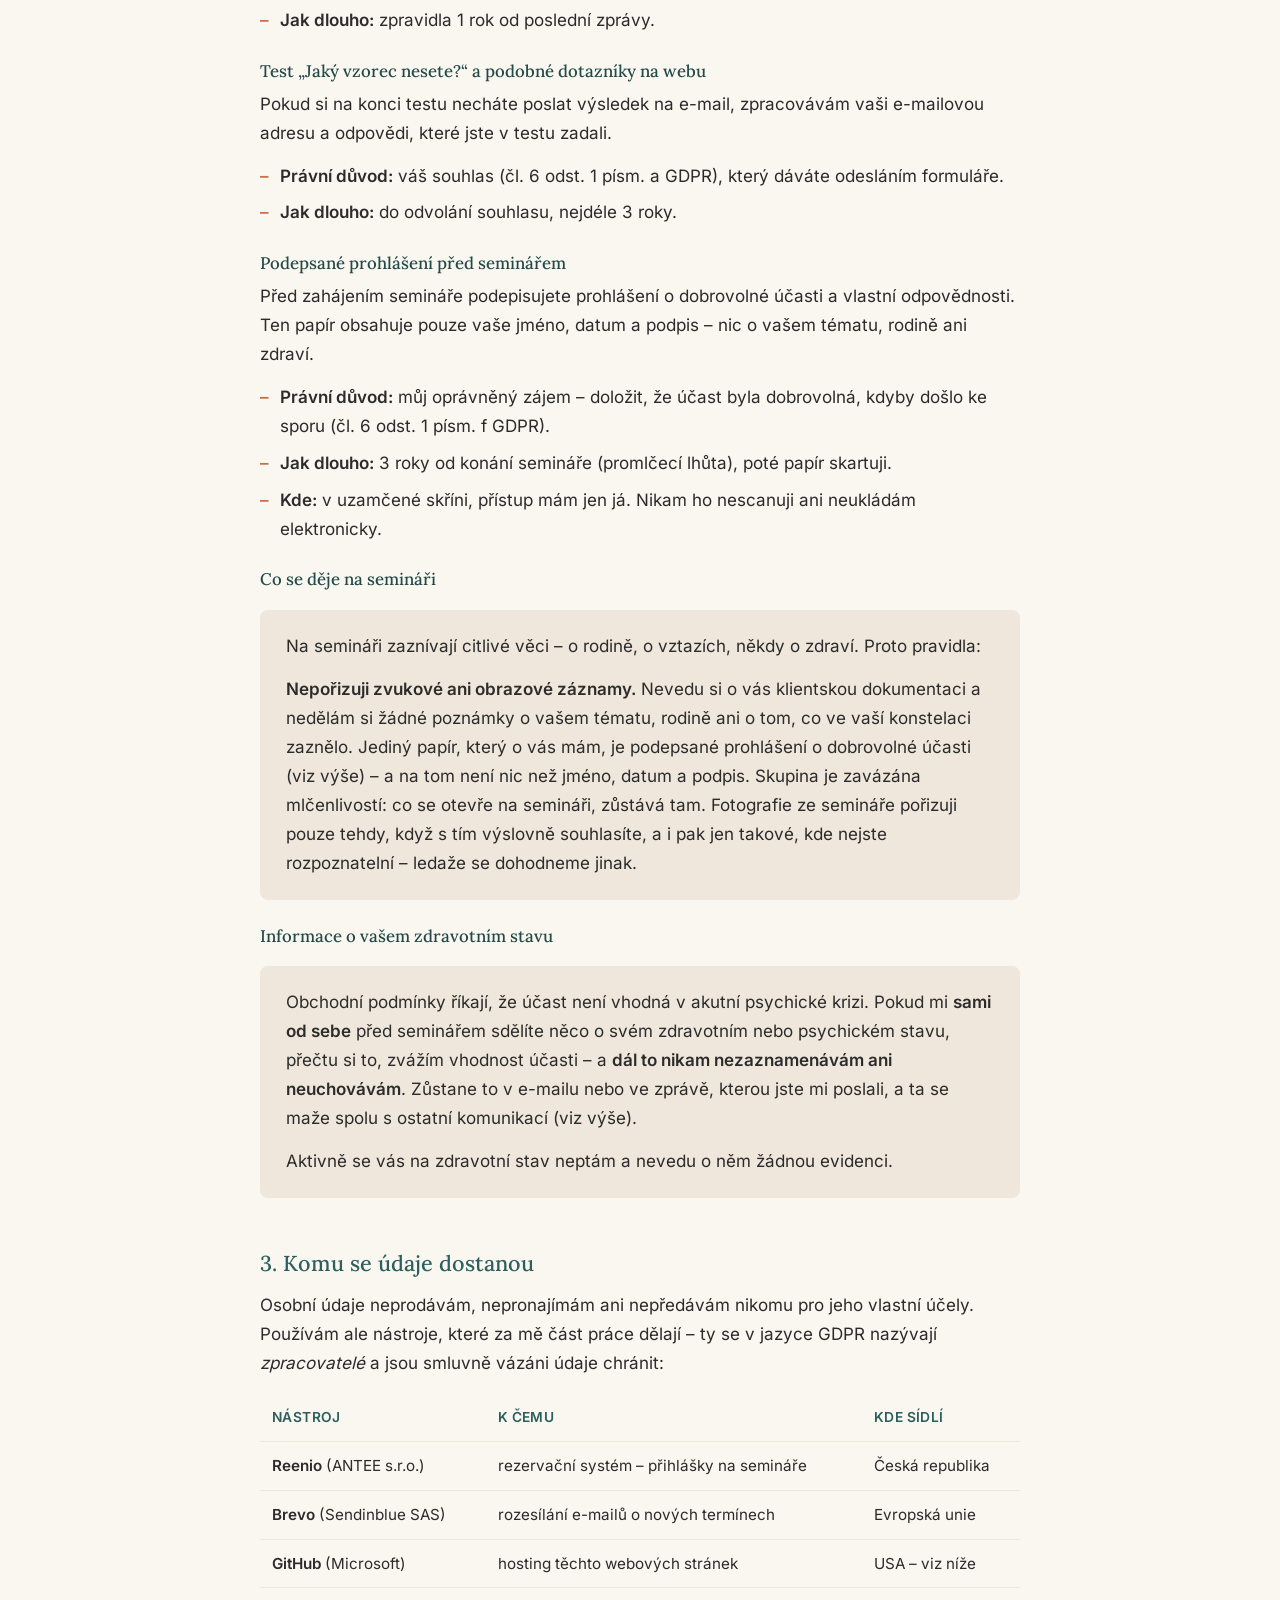
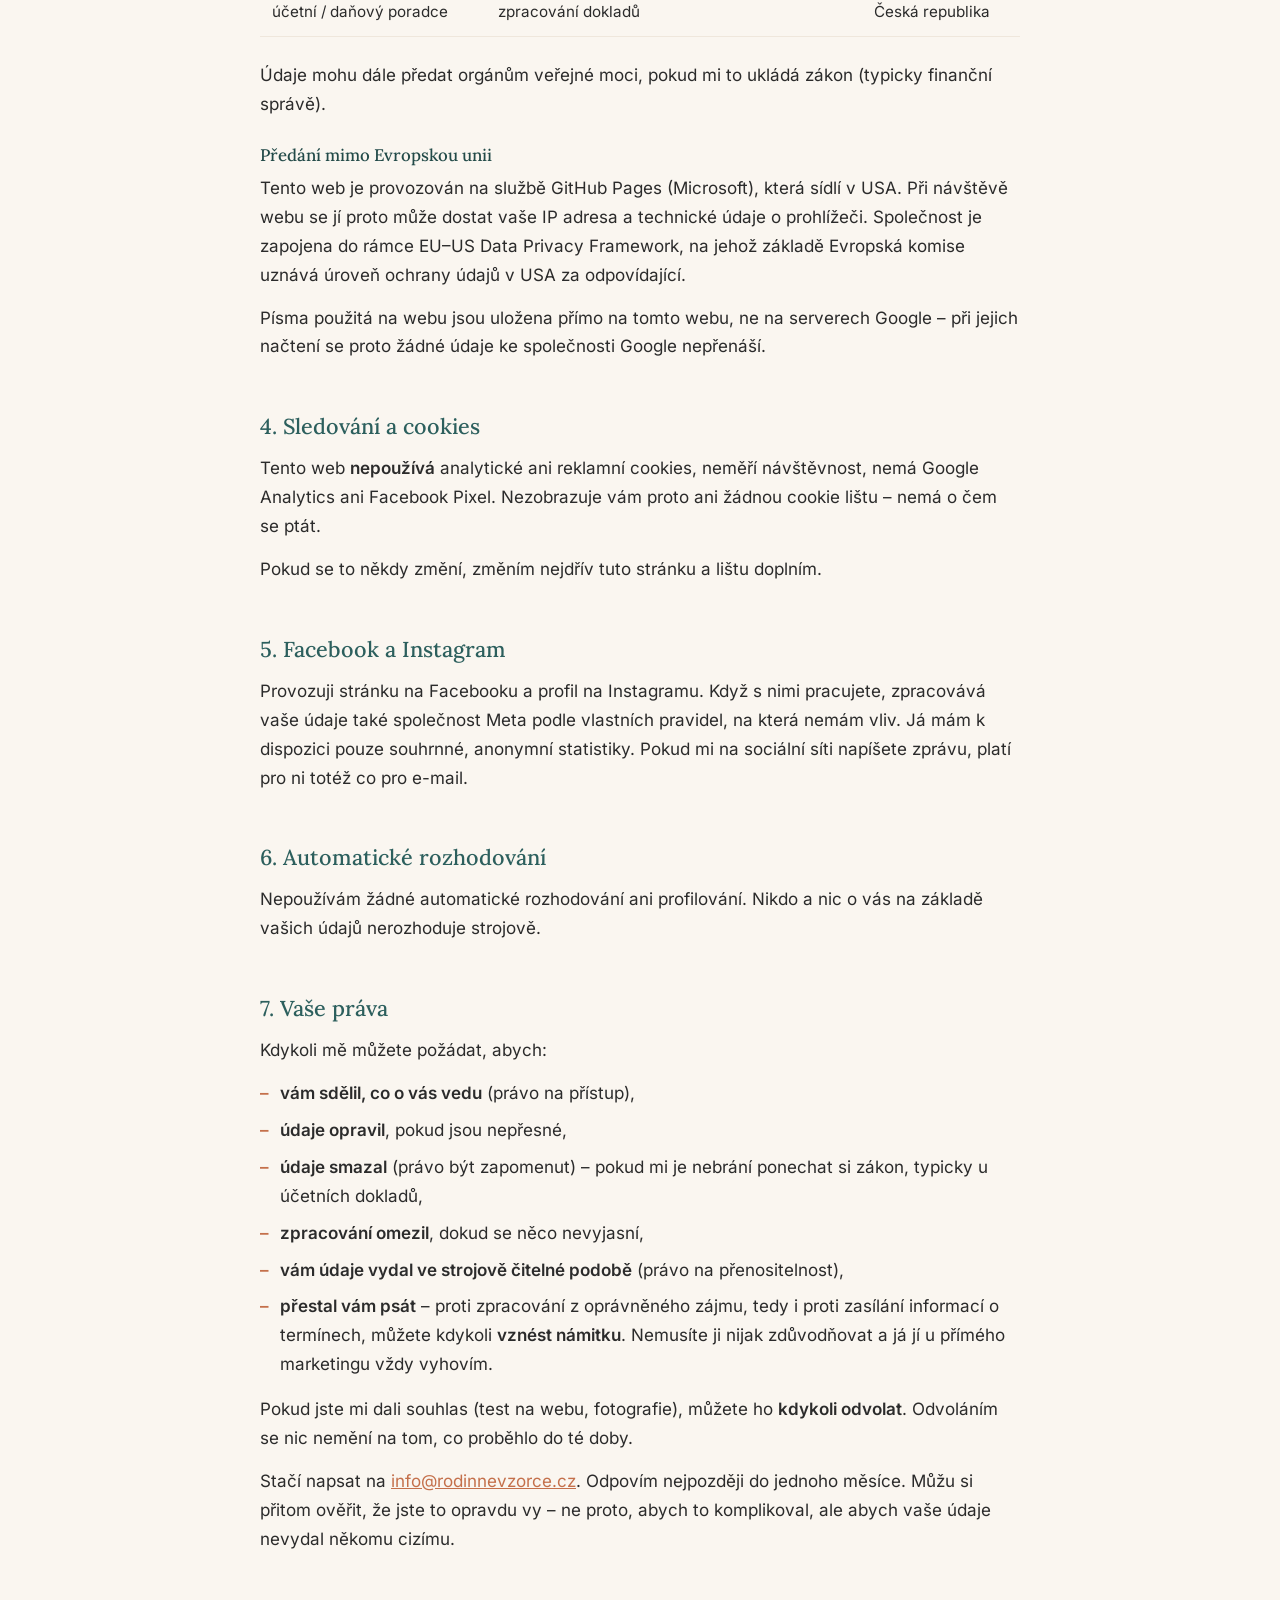
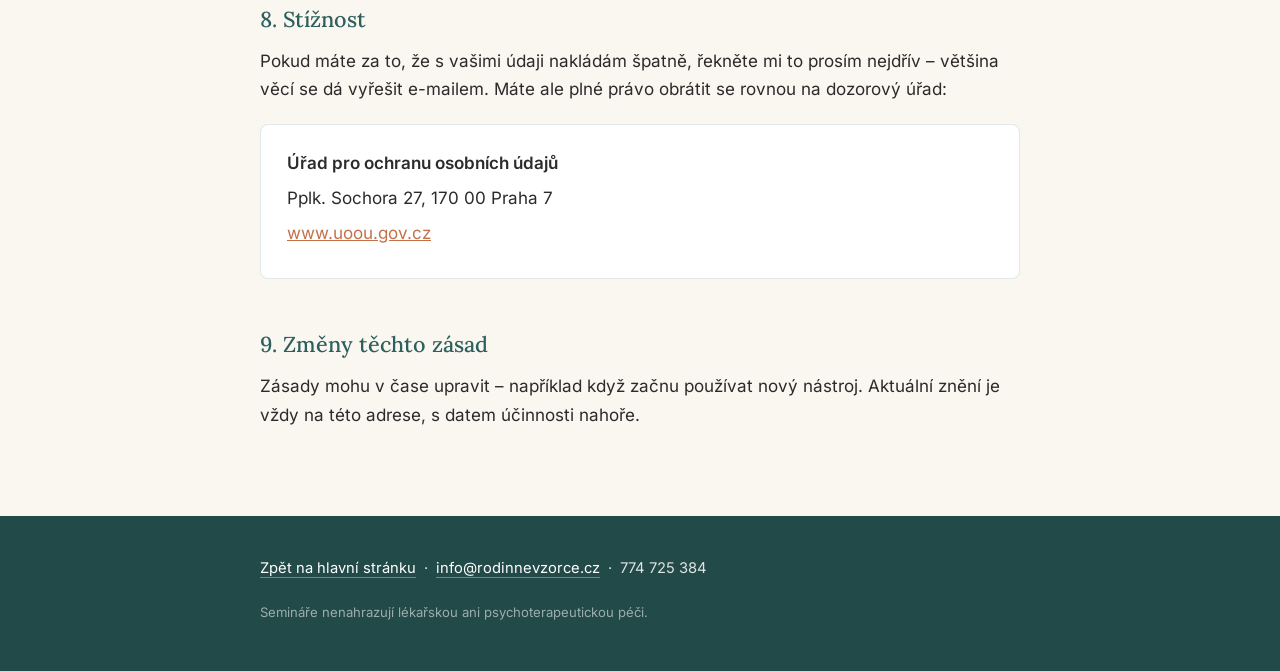
<file: zasady-ochrany-osobnich-udaju.html>
<!DOCTYPE html>
<html lang="cs">
<head>
<meta charset="UTF-8">
<meta name="viewport" content="width=device-width, initial-scale=1.0">
<title>Zásady zpracování osobních údajů · Rodinné konstelace Šternberk</title>
<meta name="description" content="Jak nakládám s osobními údaji klientů a návštěvníků webu rodinnevzorce.cz.">
<meta name="robots" content="index, follow">
<link rel="canonical" href="https://rodinnevzorce.cz/zasady-ochrany-osobnich-udaju.html">
<link rel="stylesheet" href="/fonts.css">
<style>
:root{
  --cream:#FAF6F0;
  --teal:#2C5F5D;
  --teal-dark:#224A48;
  --terra:#C4704B;
  --terra-dark:#A85C3C;
  --sand:#EFE7DC;
  --ink:#2B2B2B;
  --grey:#6B655D;
  --serif:'Lora',Georgia,'Times New Roman',serif;
  --sans:'Inter',-apple-system,'Segoe UI',Roboto,sans-serif;
}
*{margin:0;padding:0;box-sizing:border-box}
body{
  font-family:var(--sans);
  font-size:17px;
  line-height:1.7;
  color:var(--ink);
  background:var(--cream);
  -webkit-font-smoothing:antialiased;
}
h1,h2,h3{font-family:var(--serif);color:var(--teal);font-weight:500;line-height:1.25}
a{color:var(--terra)}
a:focus-visible,button:focus-visible{outline:3px solid var(--terra);outline-offset:3px;border-radius:2px}
.wrap{width:min(760px,92%);margin:0 auto}

/* NAV */
nav{
  position:sticky;top:0;z-index:50;
  background:rgba(250,246,240,.96);
  backdrop-filter:blur(6px);
  border-bottom:1px solid var(--sand);
}
.nav-in{display:flex;align-items:center;justify-content:space-between;padding:16px 0}
.brand{font-family:var(--serif);font-size:1.15rem;color:var(--teal);text-decoration:none;font-weight:600}
.brand span{color:var(--terra)}
.back{font-size:.92rem;color:var(--ink);text-decoration:none;border-bottom:1.5px solid var(--terra);padding-bottom:2px}
.back:hover{color:var(--teal)}

/* OBSAH */
main{padding:56px 0 72px}
.eyebrow{
  font-size:.75rem;letter-spacing:.18em;text-transform:uppercase;
  color:var(--terra);margin-bottom:14px;font-weight:600;
}
h1{font-size:clamp(1.9rem,4vw,2.6rem);margin-bottom:14px}
.lead{font-size:1.1rem;color:var(--grey);max-width:36em;margin-bottom:10px}
.updated{font-size:.86rem;color:var(--grey);margin-bottom:44px}
h2{font-size:1.35rem;margin:44px 0 14px;padding-top:8px}
h3{font-size:1.05rem;margin:26px 0 8px;color:var(--teal-dark)}
p{margin-bottom:14px}
ul{margin:0 0 16px 0;list-style:none}
ul li{position:relative;padding-left:20px;margin-bottom:8px}
ul li::before{content:"\2013";position:absolute;left:0;color:var(--terra);font-weight:600}
.box{
  background:var(--sand);border-radius:8px;padding:22px 26px;margin:20px 0;
}
.box p:last-child{margin-bottom:0}
.contact-card{
  background:#fff;border:1px solid rgba(44,95,93,.14);border-radius:8px;
  padding:24px 26px;margin:20px 0;
}
.contact-card p{margin-bottom:6px}
table{width:100%;border-collapse:collapse;margin:18px 0 24px;font-size:.95rem}
th,td{text-align:left;padding:11px 12px;border-bottom:1px solid var(--sand);vertical-align:top}
th{color:var(--teal);font-weight:600;font-size:.86rem;letter-spacing:.03em;text-transform:uppercase}
.todo{background:#FFF3CD;padding:1px 6px;border-radius:3px;color:#7A5B00;font-weight:600}

/* FOOTER */
footer{background:var(--teal-dark);color:rgba(255,255,255,.85);padding:40px 0 34px;font-size:.92rem}
footer a{color:#fff;text-decoration:none;border-bottom:1px solid rgba(255,255,255,.35)}
footer a:hover{border-bottom-color:#fff}
.foot-note{margin-top:20px;font-size:.82rem;color:rgba(255,255,255,.55)}
</style>

</head>
<body>

<nav>
  <div class="wrap nav-in">
    <a class="brand" href="/">Rodinné konstelace <span>Šternberk</span></a>
    <a class="back" href="/">Zpět na web</a>
  </div>
</nav>

<main>
  <div class="wrap">

    <p class="eyebrow">Ochrana soukromí</p>
    <h1>Zásady zpracování osobních údajů</h1>
    <p class="lead">Tento dokument popisuje, jaké osobní údaje o vás zpracovávám, proč, jak dlouho a jaká máte práva. Snažil jsem se ho napsat srozumitelně, ne právnicky.</p>
    <p class="updated">Účinné od 22. července 2026</p>

    <h2>1. Kdo údaje zpracovává</h2>
    <div class="contact-card">
      <p><strong>Petr Nikl</strong></p>
      <p>IČO: 74460030</p>
      <p>Sídlo: Žitná 470/8, 785&nbsp;01 Šternberk</p>
      <p>E-mail: <a href="mailto:info@rodinnevzorce.cz">info@rodinnevzorce.cz</a> · Telefon: 774 725 384</p>
    </div>
    <p>Jsem fyzická osoba podnikající, pořádám semináře rodinných konstelací. Jsem <strong>správcem</strong> vašich osobních údajů – tedy tím, kdo rozhoduje, proč a jak se s nimi nakládá. Nemám jmenovaného pověřence pro ochranu osobních údajů; zákon mi to v mém rozsahu podnikání neukládá. Ve všech otázkách se obracejte přímo na mě.</p>

    <h2>2. Jaké údaje a proč</h2>

    <h3>Přihlášení na seminář</h3>
    <p>Když se přihlásíte na seminář přes rezervační systém, zpracovávám vaše jméno a příjmení, e-mail a telefon. Bez nich vás nemohu zapsat, potvrdit vám místo ani vás informovat o případné změně.</p>
    <ul>
      <li><strong>Právní důvod:</strong> plnění smlouvy (čl. 6 odst. 1 písm. b GDPR).</li>
      <li><strong>Jak dlouho:</strong> po dobu, kdy je rezervace aktivní, a poté 3 roky (promlčecí lhůta). Doklady o platbě uchovávám podle zákona o účetnictví 5 let.</li>
    </ul>

    <h3>Informace o nových termínech (newsletter)</h3>
    <p>Pokud jste u mě byli na semináři, posílám vám e-mail vždy, když vypisuji nový termín. Zpravidla jednou za měsíc, nic jiného vám neposílám a nikomu vaši adresu nepředávám.</p>
    <ul>
      <li><strong>Právní důvod:</strong> můj oprávněný zájem informovat vlastní zákazníky o obdobné službě (čl. 6 odst. 1 písm. f GDPR ve spojení s § 7 odst. 3 zákona č. 480/2004 Sb.). Pokud jste mi dali zaškrtnutím políčka souhlas, je právním důvodem váš souhlas (čl. 6 odst. 1 písm. a GDPR).</li>
      <li><strong>Jak dlouho:</strong> dokud se neodhlásíte. Odhlásit se můžete odkazem v patičce každého e-mailu nebo odpovědí na kterýkoli můj e-mail – stačí napsat „odhlásit“.</li>
      <li><strong>Po odhlášení:</strong> vaši adresu si ponechám v seznamu odhlášených. Zní to nelogicky, ale je to jediný způsob, jak zaručit, že vám omylem znovu nic nepřijde.</li>
    </ul>

    <h3>Když mi napíšete nebo zavoláte</h3>
    <p>Vaše zpráva, e-mailová adresa a telefonní číslo mi zůstanou v poště, dokud vaši věc nevyřídím.</p>
    <ul>
      <li><strong>Právní důvod:</strong> oprávněný zájem – odpovědět vám (čl. 6 odst. 1 písm. f GDPR).</li>
      <li><strong>Jak dlouho:</strong> zpravidla 1 rok od poslední zprávy.</li>
    </ul>

    <h3>Test „Jaký vzorec nesete?“ a podobné dotazníky na webu</h3>
    <p>Pokud si na konci testu necháte poslat výsledek na e-mail, zpracovávám vaši e-mailovou adresu a odpovědi, které jste v testu zadali.</p>
    <ul>
      <li><strong>Právní důvod:</strong> váš souhlas (čl. 6 odst. 1 písm. a GDPR), který dáváte odesláním formuláře.</li>
      <li><strong>Jak dlouho:</strong> do odvolání souhlasu, nejdéle 3 roky.</li>
    </ul>

    <h3>Podepsané prohlášení před seminářem</h3>
    <p>Před zahájením semináře podepisujete prohlášení o dobrovolné účasti a vlastní odpovědnosti. Ten papír obsahuje pouze vaše jméno, datum a podpis – nic o vašem tématu, rodině ani zdraví.</p>
    <ul>
      <li><strong>Právní důvod:</strong> můj oprávněný zájem – doložit, že účast byla dobrovolná, kdyby došlo ke sporu (čl. 6 odst. 1 písm. f GDPR).</li>
      <li><strong>Jak dlouho:</strong> 3 roky od konání semináře (promlčecí lhůta), poté papír skartuji.</li>
      <li><strong>Kde:</strong> v uzamčené skříni, přístup mám jen já. Nikam ho nescanuji ani neukládám elektronicky.</li>
    </ul>

    <h3>Co se děje na semináři</h3>
    <div class="box">
      <p>Na semináři zaznívají citlivé věci – o rodině, o vztazích, někdy o zdraví. Proto pravidla:</p>
      <p><strong>Nepořizuji zvukové ani obrazové záznamy.</strong> Nevedu si o vás klientskou dokumentaci a nedělám si žádné poznámky o vašem tématu, rodině ani o tom, co ve vaší konstelaci zaznělo. Jediný papír, který o vás mám, je podepsané prohlášení o dobrovolné účasti (viz výše) – a na tom není nic než jméno, datum a podpis. Skupina je zavázána mlčenlivostí: co se otevře na semináři, zůstává tam. Fotografie ze semináře pořizuji pouze tehdy, když s tím výslovně souhlasíte, a i pak jen takové, kde nejste rozpoznatelní – ledaže se dohodneme jinak.</p>
    </div>


    <h3>Informace o vašem zdravotním stavu</h3>
    <div class="box">
      <p>Obchodní podmínky říkají, že účast není vhodná v akutní psychické krizi. Pokud mi <strong>sami od sebe</strong> před seminářem sdělíte něco o svém zdravotním nebo psychickém stavu, přečtu si to, zvážím vhodnost účasti – a <strong>dál to nikam nezaznamenávám ani neuchovávám</strong>. Zůstane to v e-mailu nebo ve zprávě, kterou jste mi poslali, a ta se maže spolu s ostatní komunikací (viz výše).</p>
      <p>Aktivně se vás na zdravotní stav neptám a nevedu o něm žádnou evidenci.</p>
    </div>

    <h2>3. Komu se údaje dostanou</h2>
    <p>Osobní údaje neprodávám, nepronajímám ani nepředávám nikomu pro jeho vlastní účely. Používám ale nástroje, které za mě část práce dělají – ty se v jazyce GDPR nazývají <em>zpracovatelé</em> a jsou smluvně vázáni údaje chránit:</p>

    <table>
      <tr>
        <th>Nástroj</th>
        <th>K čemu</th>
        <th>Kde sídlí</th>
      </tr>
      <tr>
        <td><strong>Reenio</strong> (ANTEE s.r.o.)</td>
        <td>rezervační systém – přihlášky na semináře</td>
        <td>Česká republika</td>
      </tr>
      <tr>
        <td><strong>Brevo</strong> (Sendinblue SAS)</td>
        <td>rozesílání e-mailů o nových termínech</td>
        <td>Evropská unie</td>
      </tr>
      <tr>
        <td><strong>GitHub</strong> (Microsoft)</td>
        <td>hosting těchto webových stránek</td>
        <td>USA – viz níže</td>
      </tr>
      <tr>
        <td>účetní / daňový poradce</td>
        <td>zpracování dokladů</td>
        <td>Česká republika</td>
      </tr>
    </table>

    <p>Údaje mohu dále předat orgánům veřejné moci, pokud mi to ukládá zákon (typicky finanční správě).</p>

    <h3>Předání mimo Evropskou unii</h3>
    <p>Tento web je provozován na službě GitHub Pages (Microsoft), která sídlí v USA. Při návštěvě webu se jí proto může dostat vaše IP adresa a technické údaje o prohlížeči. Společnost je zapojena do rámce EU–US Data Privacy Framework, na jehož základě Evropská komise uznává úroveň ochrany údajů v USA za odpovídající.</p>
    <p>Písma použitá na webu jsou uložena přímo na tomto webu, ne na serverech Google – při jejich načtení se proto žádné údaje ke společnosti Google nepřenáší.</p>

    <h2>4. Sledování a cookies</h2>
    <p>Tento web <strong>nepoužívá</strong> analytické ani reklamní cookies, neměří návštěvnost, nemá Google Analytics ani Facebook Pixel. Nezobrazuje vám proto ani žádnou cookie lištu – nemá o čem se ptát.</p>
    <p>Pokud se to někdy změní, změním nejdřív tuto stránku a lištu doplním.</p>

    <h2>5. Facebook a Instagram</h2>
    <p>Provozuji stránku na Facebooku a profil na Instagramu. Když s nimi pracujete, zpracovává vaše údaje také společnost Meta podle vlastních pravidel, na která nemám vliv. Já mám k dispozici pouze souhrnné, anonymní statistiky. Pokud mi na sociální síti napíšete zprávu, platí pro ni totéž co pro e-mail.</p>

    <h2>6. Automatické rozhodování</h2>
    <p>Nepoužívám žádné automatické rozhodování ani profilování. Nikdo a nic o vás na základě vašich údajů nerozhoduje strojově.</p>

    <h2>7. Vaše práva</h2>
    <p>Kdykoli mě můžete požádat, abych:</p>
    <ul>
      <li><strong>vám sdělil, co o vás vedu</strong> (právo na přístup),</li>
      <li><strong>údaje opravil</strong>, pokud jsou nepřesné,</li>
      <li><strong>údaje smazal</strong> (právo být zapomenut) – pokud mi je nebrání ponechat si zákon, typicky u účetních dokladů,</li>
      <li><strong>zpracování omezil</strong>, dokud se něco nevyjasní,</li>
      <li><strong>vám údaje vydal ve strojově čitelné podobě</strong> (právo na přenositelnost),</li>
      <li><strong>přestal vám psát</strong> – proti zpracování z oprávněného zájmu, tedy i proti zasílání informací o termínech, můžete kdykoli <strong>vznést námitku</strong>. Nemusíte ji nijak zdůvodňovat a já jí u přímého marketingu vždy vyhovím.</li>
    </ul>
    <p>Pokud jste mi dali souhlas (test na webu, fotografie), můžete ho <strong>kdykoli odvolat</strong>. Odvoláním se nic nemění na tom, co proběhlo do té doby.</p>
    <p>Stačí napsat na <a href="mailto:info@rodinnevzorce.cz">info@rodinnevzorce.cz</a>. Odpovím nejpozději do jednoho měsíce. Můžu si přitom ověřit, že jste to opravdu vy – ne proto, abych to komplikoval, ale abych vaše údaje nevydal někomu cizímu.</p>

    <h2>8. Stížnost</h2>
    <p>Pokud máte za to, že s vašimi údaji nakládám špatně, řekněte mi to prosím nejdřív – většina věcí se dá vyřešit e-mailem. Máte ale plné právo obrátit se rovnou na dozorový úřad:</p>
    <div class="contact-card">
      <p><strong>Úřad pro ochranu osobních údajů</strong></p>
      <p>Pplk. Sochora 27, 170 00 Praha 7</p>
      <p><a href="https://www.uoou.gov.cz" target="_blank" rel="noopener">www.uoou.gov.cz</a></p>
    </div>

    <h2>9. Změny těchto zásad</h2>
    <p>Zásady mohu v čase upravit – například když začnu používat nový nástroj. Aktuální znění je vždy na této adrese, s datem účinnosti nahoře.</p>

  </div>
</main>

<footer>
  <div class="wrap">
    <p><a href="/">Zpět na hlavní stránku</a> &nbsp;·&nbsp; <a href="mailto:info@rodinnevzorce.cz">info@rodinnevzorce.cz</a> &nbsp;·&nbsp; 774 725 384</p>
    <p class="foot-note">Semináře nenahrazují lékařskou ani psychoterapeutickou péči.</p>
  </div>
</footer>

</body>
</html>
</file>
<file: fonts.css>
/* Lokálně hostovaná písma – Lora + Inter
   Nahrazuje načítání z Google Fonts (žádná IP adresa návštěvníka
   se neposílá do USA). Písma jsou pod licencí SIL Open Font License.
   Rozsah latin-ext je nutný pro české znaky (č, ř, š, ž, ě, ů, ď, ť, ň). */

/* ---------- LORA (nadpisy, patkové písmo) ---------- */

@font-face {
  font-family: 'Lora';
  font-style: normal;
  font-weight: 400;
  font-display: swap;
  src: url('/fonts/lora-latin-ext-400-normal.woff2') format('woff2');
  unicode-range: U+0100-02BA,U+02BD-02C5,U+02C7-02CC,U+02CE-02D7,U+02DD-02FF,U+0304,U+0308,U+0329,U+1D00-1DBF,U+1E00-1E9F,U+1EF2-1EFF,U+2020,U+20A0-20AB,U+20AD-20C0,U+2113,U+2C60-2C7F,U+A720-A7FF;
}
@font-face {
  font-family: 'Lora';
  font-style: normal;
  font-weight: 400;
  font-display: swap;
  src: url('/fonts/lora-latin-400-normal.woff2') format('woff2');
  unicode-range: U+0000-00FF,U+0131,U+0152-0153,U+02BB-02BC,U+02C6,U+02DA,U+02DC,U+0304,U+0308,U+0329,U+2000-206F,U+20AC,U+2122,U+2191,U+2193,U+2212,U+2215,U+FEFF,U+FFFD;
}

@font-face {
  font-family: 'Lora';
  font-style: normal;
  font-weight: 500;
  font-display: swap;
  src: url('/fonts/lora-latin-ext-500-normal.woff2') format('woff2');
  unicode-range: U+0100-02BA,U+02BD-02C5,U+02C7-02CC,U+02CE-02D7,U+02DD-02FF,U+0304,U+0308,U+0329,U+1D00-1DBF,U+1E00-1E9F,U+1EF2-1EFF,U+2020,U+20A0-20AB,U+20AD-20C0,U+2113,U+2C60-2C7F,U+A720-A7FF;
}
@font-face {
  font-family: 'Lora';
  font-style: normal;
  font-weight: 500;
  font-display: swap;
  src: url('/fonts/lora-latin-500-normal.woff2') format('woff2');
  unicode-range: U+0000-00FF,U+0131,U+0152-0153,U+02BB-02BC,U+02C6,U+02DA,U+02DC,U+0304,U+0308,U+0329,U+2000-206F,U+20AC,U+2122,U+2191,U+2193,U+2212,U+2215,U+FEFF,U+FFFD;
}

@font-face {
  font-family: 'Lora';
  font-style: normal;
  font-weight: 600;
  font-display: swap;
  src: url('/fonts/lora-latin-ext-600-normal.woff2') format('woff2');
  unicode-range: U+0100-02BA,U+02BD-02C5,U+02C7-02CC,U+02CE-02D7,U+02DD-02FF,U+0304,U+0308,U+0329,U+1D00-1DBF,U+1E00-1E9F,U+1EF2-1EFF,U+2020,U+20A0-20AB,U+20AD-20C0,U+2113,U+2C60-2C7F,U+A720-A7FF;
}
@font-face {
  font-family: 'Lora';
  font-style: normal;
  font-weight: 600;
  font-display: swap;
  src: url('/fonts/lora-latin-600-normal.woff2') format('woff2');
  unicode-range: U+0000-00FF,U+0131,U+0152-0153,U+02BB-02BC,U+02C6,U+02DA,U+02DC,U+0304,U+0308,U+0329,U+2000-206F,U+20AC,U+2122,U+2191,U+2193,U+2212,U+2215,U+FEFF,U+FFFD;
}

@font-face {
  font-family: 'Lora';
  font-style: italic;
  font-weight: 400;
  font-display: swap;
  src: url('/fonts/lora-latin-ext-400-italic.woff2') format('woff2');
  unicode-range: U+0100-02BA,U+02BD-02C5,U+02C7-02CC,U+02CE-02D7,U+02DD-02FF,U+0304,U+0308,U+0329,U+1D00-1DBF,U+1E00-1E9F,U+1EF2-1EFF,U+2020,U+20A0-20AB,U+20AD-20C0,U+2113,U+2C60-2C7F,U+A720-A7FF;
}
@font-face {
  font-family: 'Lora';
  font-style: italic;
  font-weight: 400;
  font-display: swap;
  src: url('/fonts/lora-latin-400-italic.woff2') format('woff2');
  unicode-range: U+0000-00FF,U+0131,U+0152-0153,U+02BB-02BC,U+02C6,U+02DA,U+02DC,U+0304,U+0308,U+0329,U+2000-206F,U+20AC,U+2122,U+2191,U+2193,U+2212,U+2215,U+FEFF,U+FFFD;
}

@font-face {
  font-family: 'Lora';
  font-style: italic;
  font-weight: 500;
  font-display: swap;
  src: url('/fonts/lora-latin-ext-500-italic.woff2') format('woff2');
  unicode-range: U+0100-02BA,U+02BD-02C5,U+02C7-02CC,U+02CE-02D7,U+02DD-02FF,U+0304,U+0308,U+0329,U+1D00-1DBF,U+1E00-1E9F,U+1EF2-1EFF,U+2020,U+20A0-20AB,U+20AD-20C0,U+2113,U+2C60-2C7F,U+A720-A7FF;
}
@font-face {
  font-family: 'Lora';
  font-style: italic;
  font-weight: 500;
  font-display: swap;
  src: url('/fonts/lora-latin-500-italic.woff2') format('woff2');
  unicode-range: U+0000-00FF,U+0131,U+0152-0153,U+02BB-02BC,U+02C6,U+02DA,U+02DC,U+0304,U+0308,U+0329,U+2000-206F,U+20AC,U+2122,U+2191,U+2193,U+2212,U+2215,U+FEFF,U+FFFD;
}

/* ---------- INTER (běžný text, bezpatkové písmo) ---------- */

@font-face {
  font-family: 'Inter';
  font-style: normal;
  font-weight: 400;
  font-display: swap;
  src: url('/fonts/inter-latin-ext-400-normal.woff2') format('woff2');
  unicode-range: U+0100-02BA,U+02BD-02C5,U+02C7-02CC,U+02CE-02D7,U+02DD-02FF,U+0304,U+0308,U+0329,U+1D00-1DBF,U+1E00-1E9F,U+1EF2-1EFF,U+2020,U+20A0-20AB,U+20AD-20C0,U+2113,U+2C60-2C7F,U+A720-A7FF;
}
@font-face {
  font-family: 'Inter';
  font-style: normal;
  font-weight: 400;
  font-display: swap;
  src: url('/fonts/inter-latin-400-normal.woff2') format('woff2');
  unicode-range: U+0000-00FF,U+0131,U+0152-0153,U+02BB-02BC,U+02C6,U+02DA,U+02DC,U+0304,U+0308,U+0329,U+2000-206F,U+20AC,U+2122,U+2191,U+2193,U+2212,U+2215,U+FEFF,U+FFFD;
}

@font-face {
  font-family: 'Inter';
  font-style: normal;
  font-weight: 500;
  font-display: swap;
  src: url('/fonts/inter-latin-ext-500-normal.woff2') format('woff2');
  unicode-range: U+0100-02BA,U+02BD-02C5,U+02C7-02CC,U+02CE-02D7,U+02DD-02FF,U+0304,U+0308,U+0329,U+1D00-1DBF,U+1E00-1E9F,U+1EF2-1EFF,U+2020,U+20A0-20AB,U+20AD-20C0,U+2113,U+2C60-2C7F,U+A720-A7FF;
}
@font-face {
  font-family: 'Inter';
  font-style: normal;
  font-weight: 500;
  font-display: swap;
  src: url('/fonts/inter-latin-500-normal.woff2') format('woff2');
  unicode-range: U+0000-00FF,U+0131,U+0152-0153,U+02BB-02BC,U+02C6,U+02DA,U+02DC,U+0304,U+0308,U+0329,U+2000-206F,U+20AC,U+2122,U+2191,U+2193,U+2212,U+2215,U+FEFF,U+FFFD;
}

@font-face {
  font-family: 'Inter';
  font-style: normal;
  font-weight: 600;
  font-display: swap;
  src: url('/fonts/inter-latin-ext-600-normal.woff2') format('woff2');
  unicode-range: U+0100-02BA,U+02BD-02C5,U+02C7-02CC,U+02CE-02D7,U+02DD-02FF,U+0304,U+0308,U+0329,U+1D00-1DBF,U+1E00-1E9F,U+1EF2-1EFF,U+2020,U+20A0-20AB,U+20AD-20C0,U+2113,U+2C60-2C7F,U+A720-A7FF;
}
@font-face {
  font-family: 'Inter';
  font-style: normal;
  font-weight: 600;
  font-display: swap;
  src: url('/fonts/inter-latin-600-normal.woff2') format('woff2');
  unicode-range: U+0000-00FF,U+0131,U+0152-0153,U+02BB-02BC,U+02C6,U+02DA,U+02DC,U+0304,U+0308,U+0329,U+2000-206F,U+20AC,U+2122,U+2191,U+2193,U+2212,U+2215,U+FEFF,U+FFFD;
}
</file>
